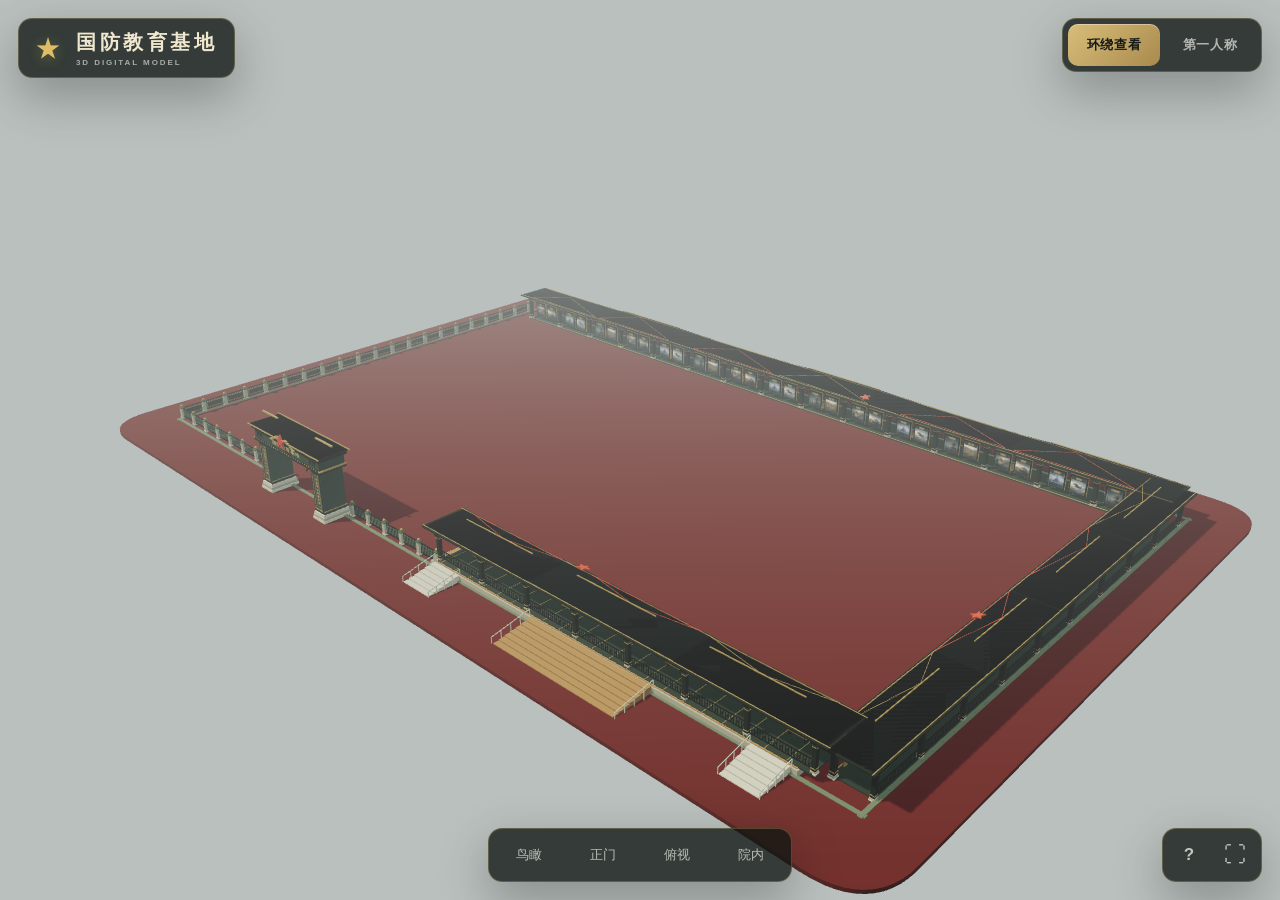
<file: defense-education-base-v2-preview/index.html>
<!doctype html>
<html lang="zh-CN">
  <head>
    <meta charset="UTF-8" />
    <meta name="viewport" content="width=device-width, initial-scale=1, maximum-scale=1, viewport-fit=cover" />
    <meta name="theme-color" content="#111a15" />
    <meta name="description" content="沉浸式国防教育基地三维数字模型" />
    <title>国防教育基地 · 3D 浏览</title>
    <script type="module" crossorigin src="./assets/index-BShoweFG.js"></script>
    <link rel="stylesheet" crossorigin href="./assets/index-D3D-gvAp.css">
  </head>
  <body>
    <div id="root"></div>
  </body>
</html>
</file>
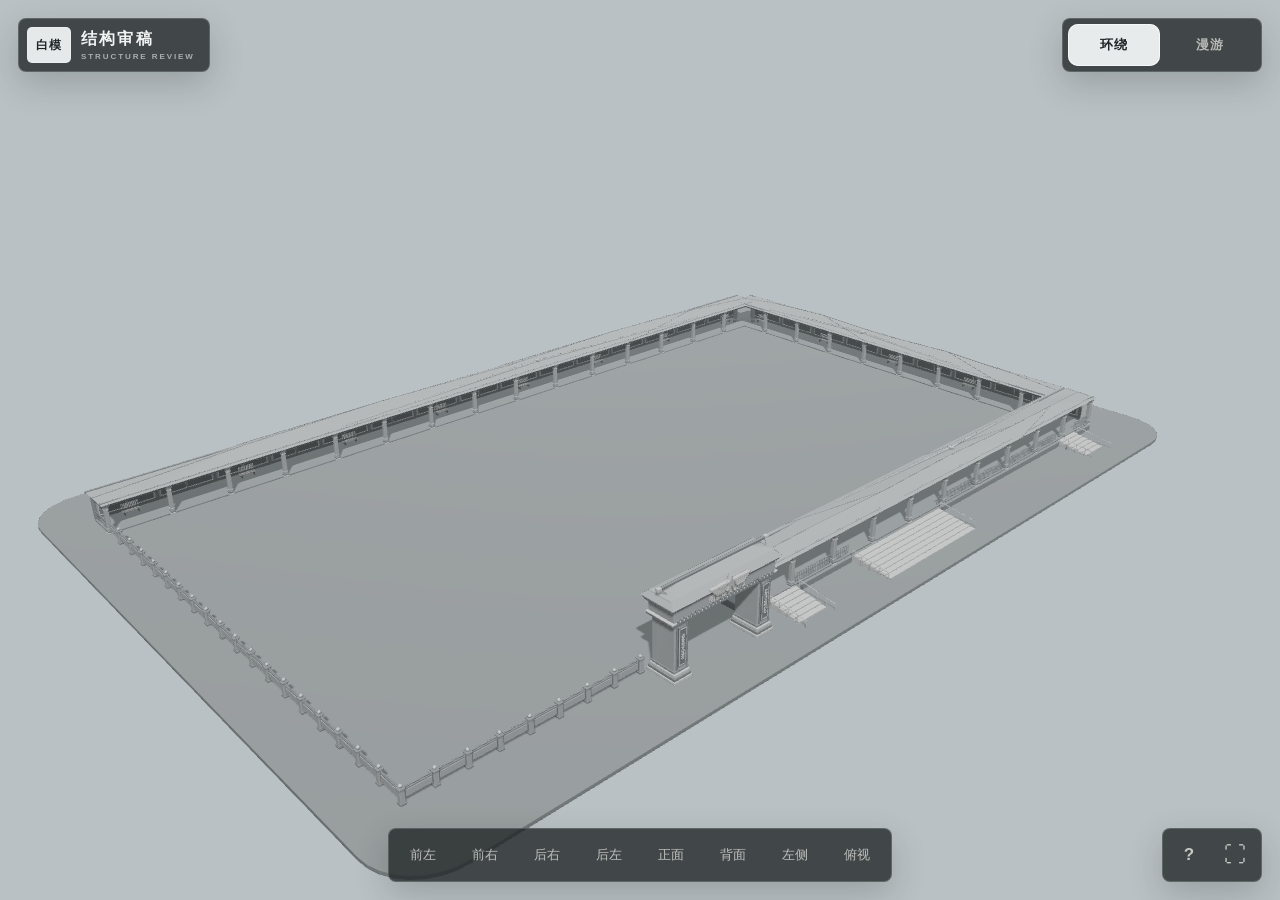
<file: defense-education-base-white-review/index.html>
<!doctype html>
<html lang="zh-CN">
  <head>
    <meta charset="UTF-8" />
    <meta name="viewport" content="width=device-width, initial-scale=1, maximum-scale=1, viewport-fit=cover" />
    <meta name="theme-color" content="#111a15" />
    <meta name="description" content="沉浸式国防教育基地三维数字模型" />
    <title>国防教育基地 · 白模结构审稿</title>
    <script type="module" crossorigin src="./assets/index-DxA9Lnag.js"></script>
    <link rel="stylesheet" crossorigin href="./assets/index-B7LzPzj7.css">
  </head>
  <body>
    <div id="root"></div>
  </body>
</html>
</file>
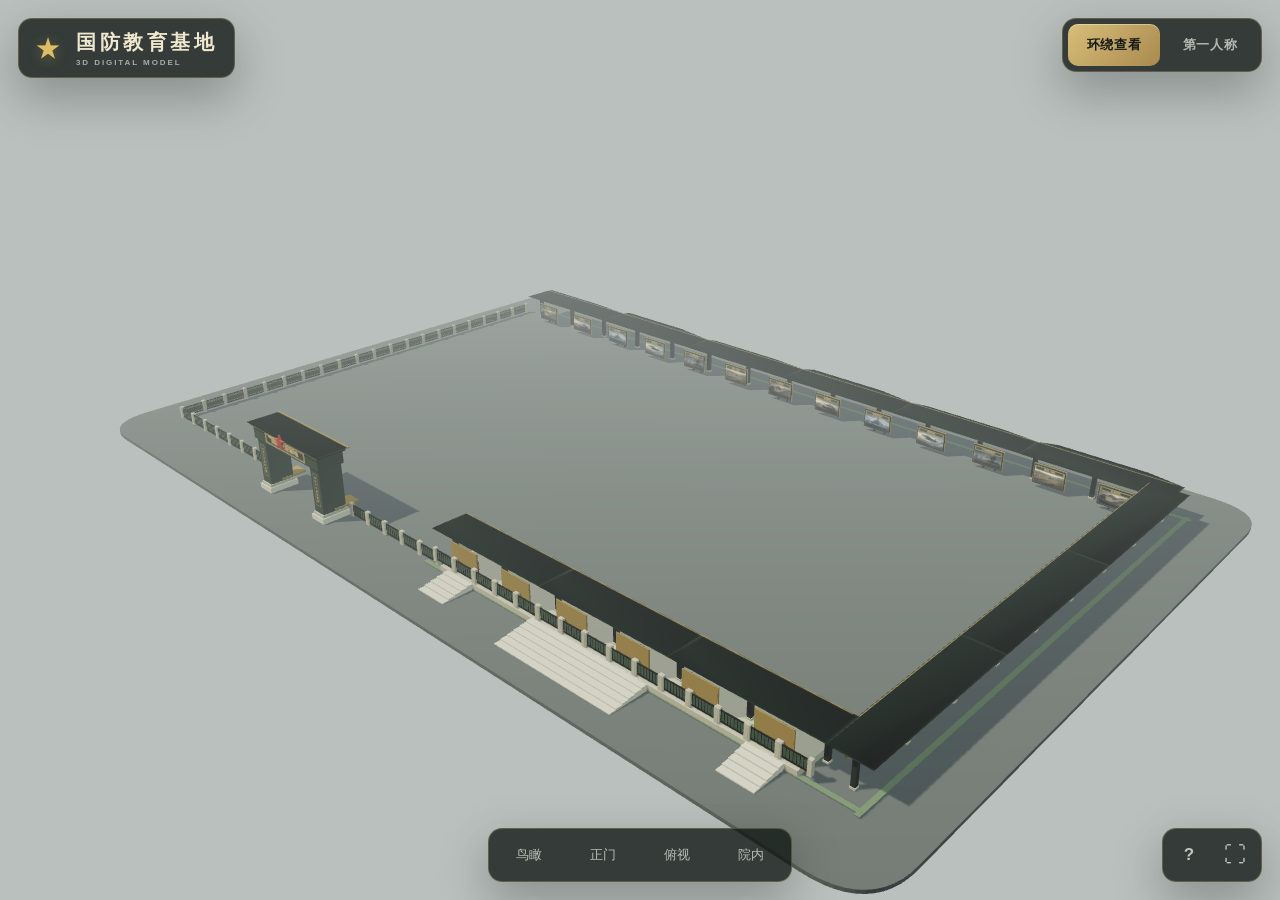
<file: defense-education-base/index.html>
<!doctype html>
<html lang="zh-CN">
  <head>
    <meta charset="UTF-8" />
    <meta name="viewport" content="width=device-width, initial-scale=1, maximum-scale=1, viewport-fit=cover" />
    <meta name="theme-color" content="#111a15" />
    <meta name="description" content="沉浸式国防教育基地三维数字模型" />
    <title>国防教育基地 · 3D 浏览</title>
    <script type="module" crossorigin src="./assets/index-Df5H7saZ.js"></script>
    <link rel="stylesheet" crossorigin href="./assets/index-D3D-gvAp.css">
  </head>
  <body>
    <div id="root"></div>
  </body>
</html>
</file>
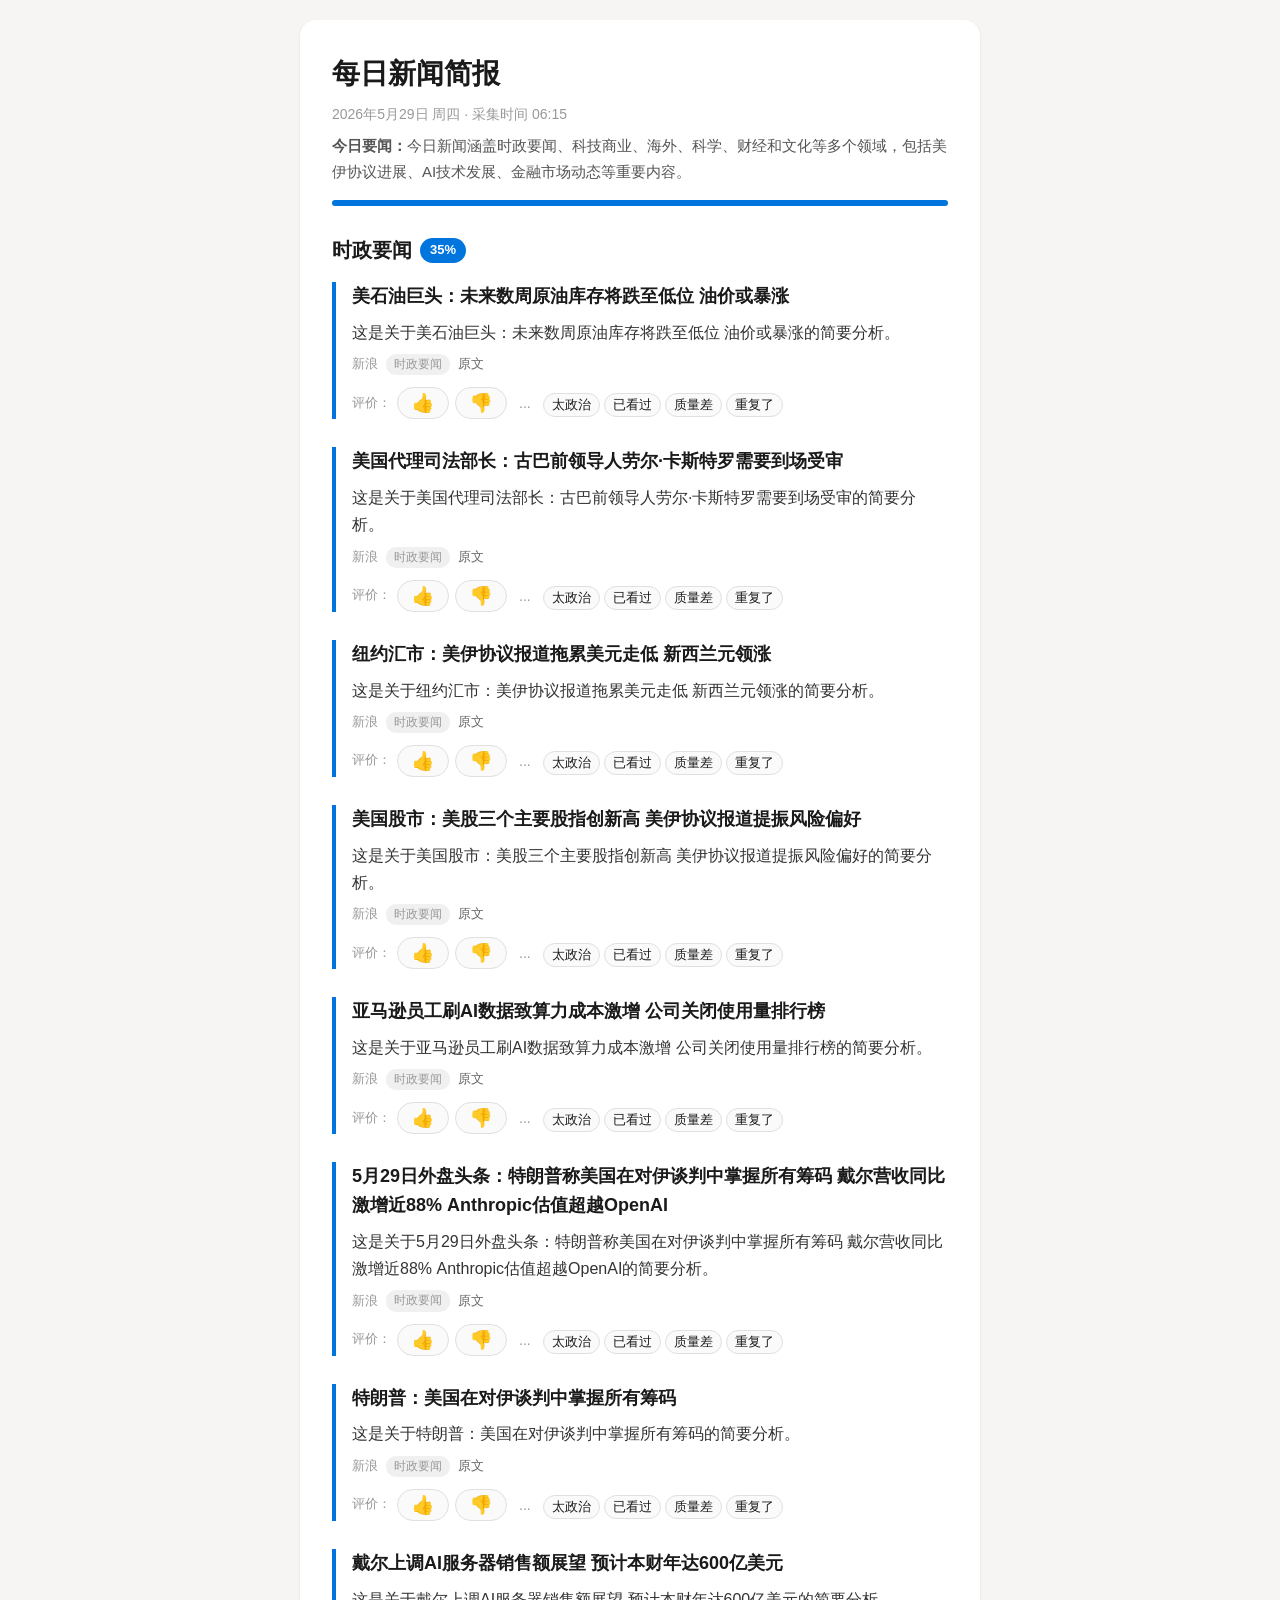
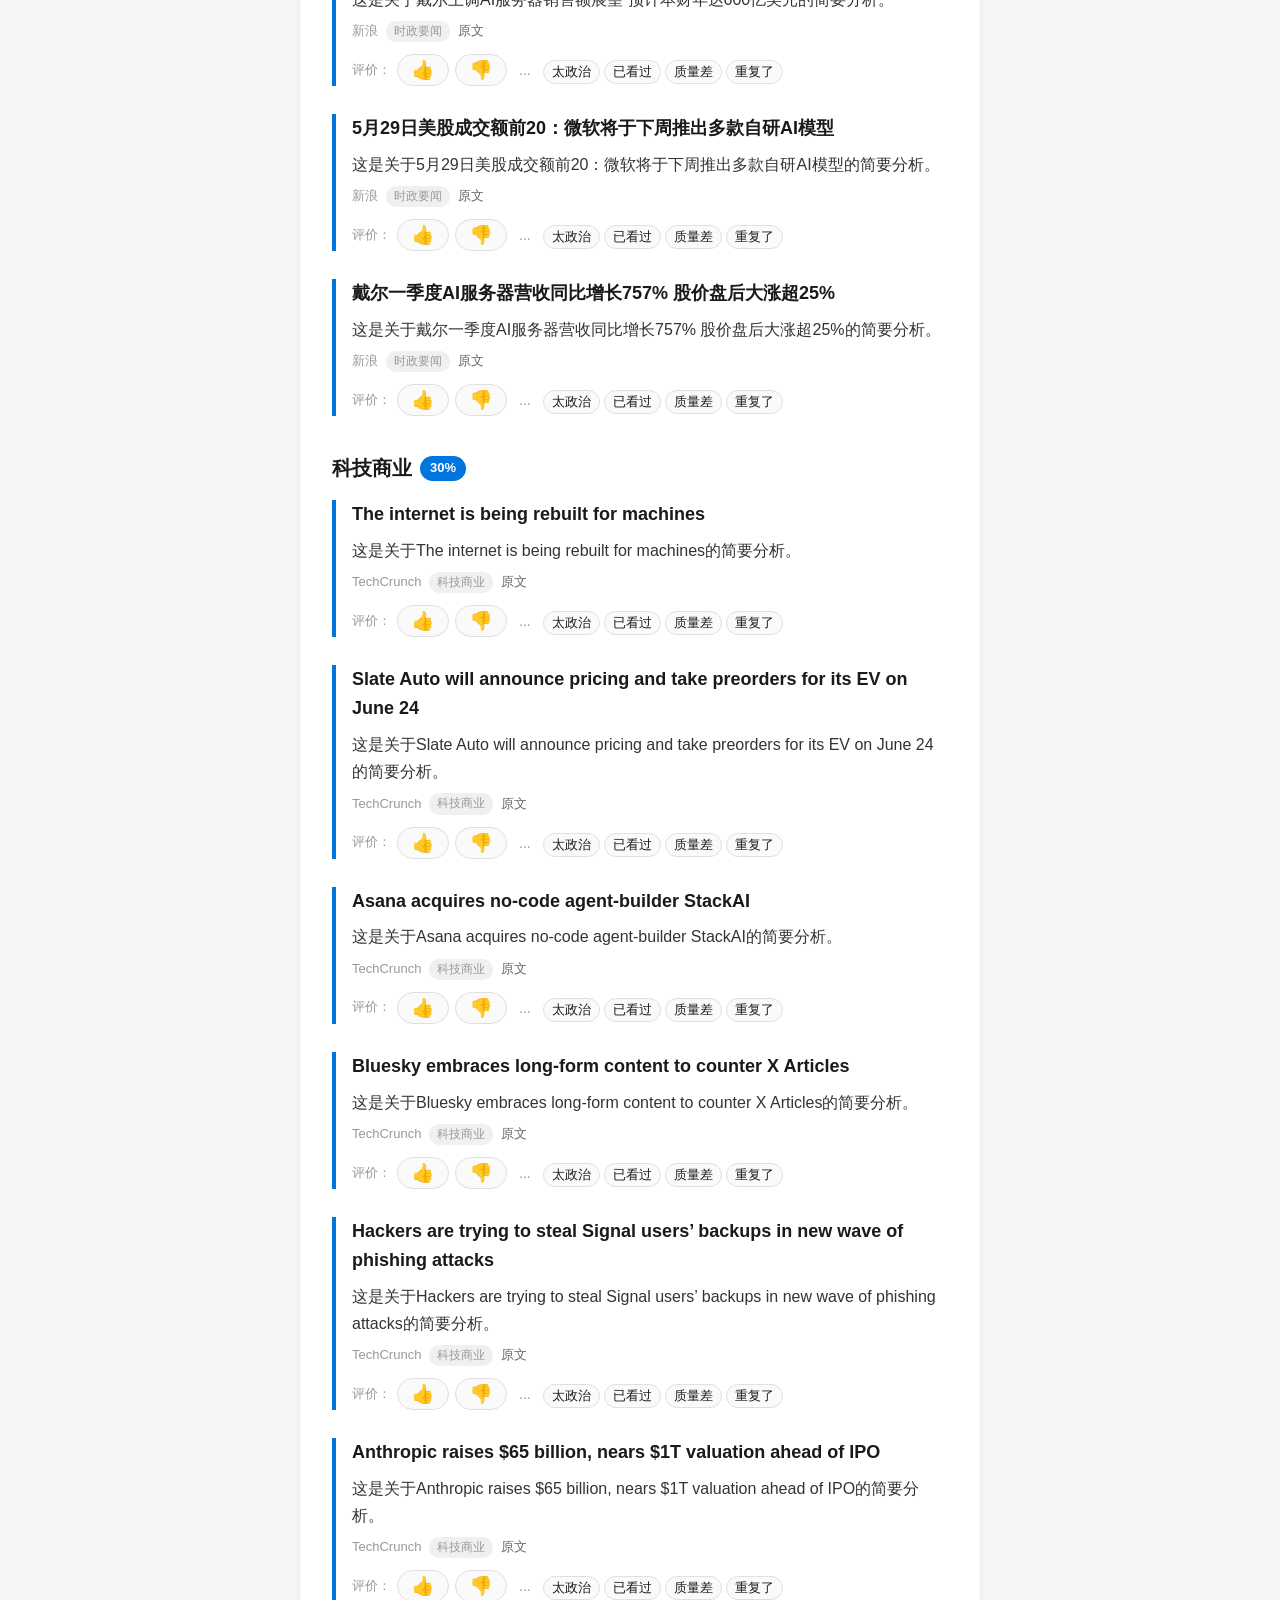
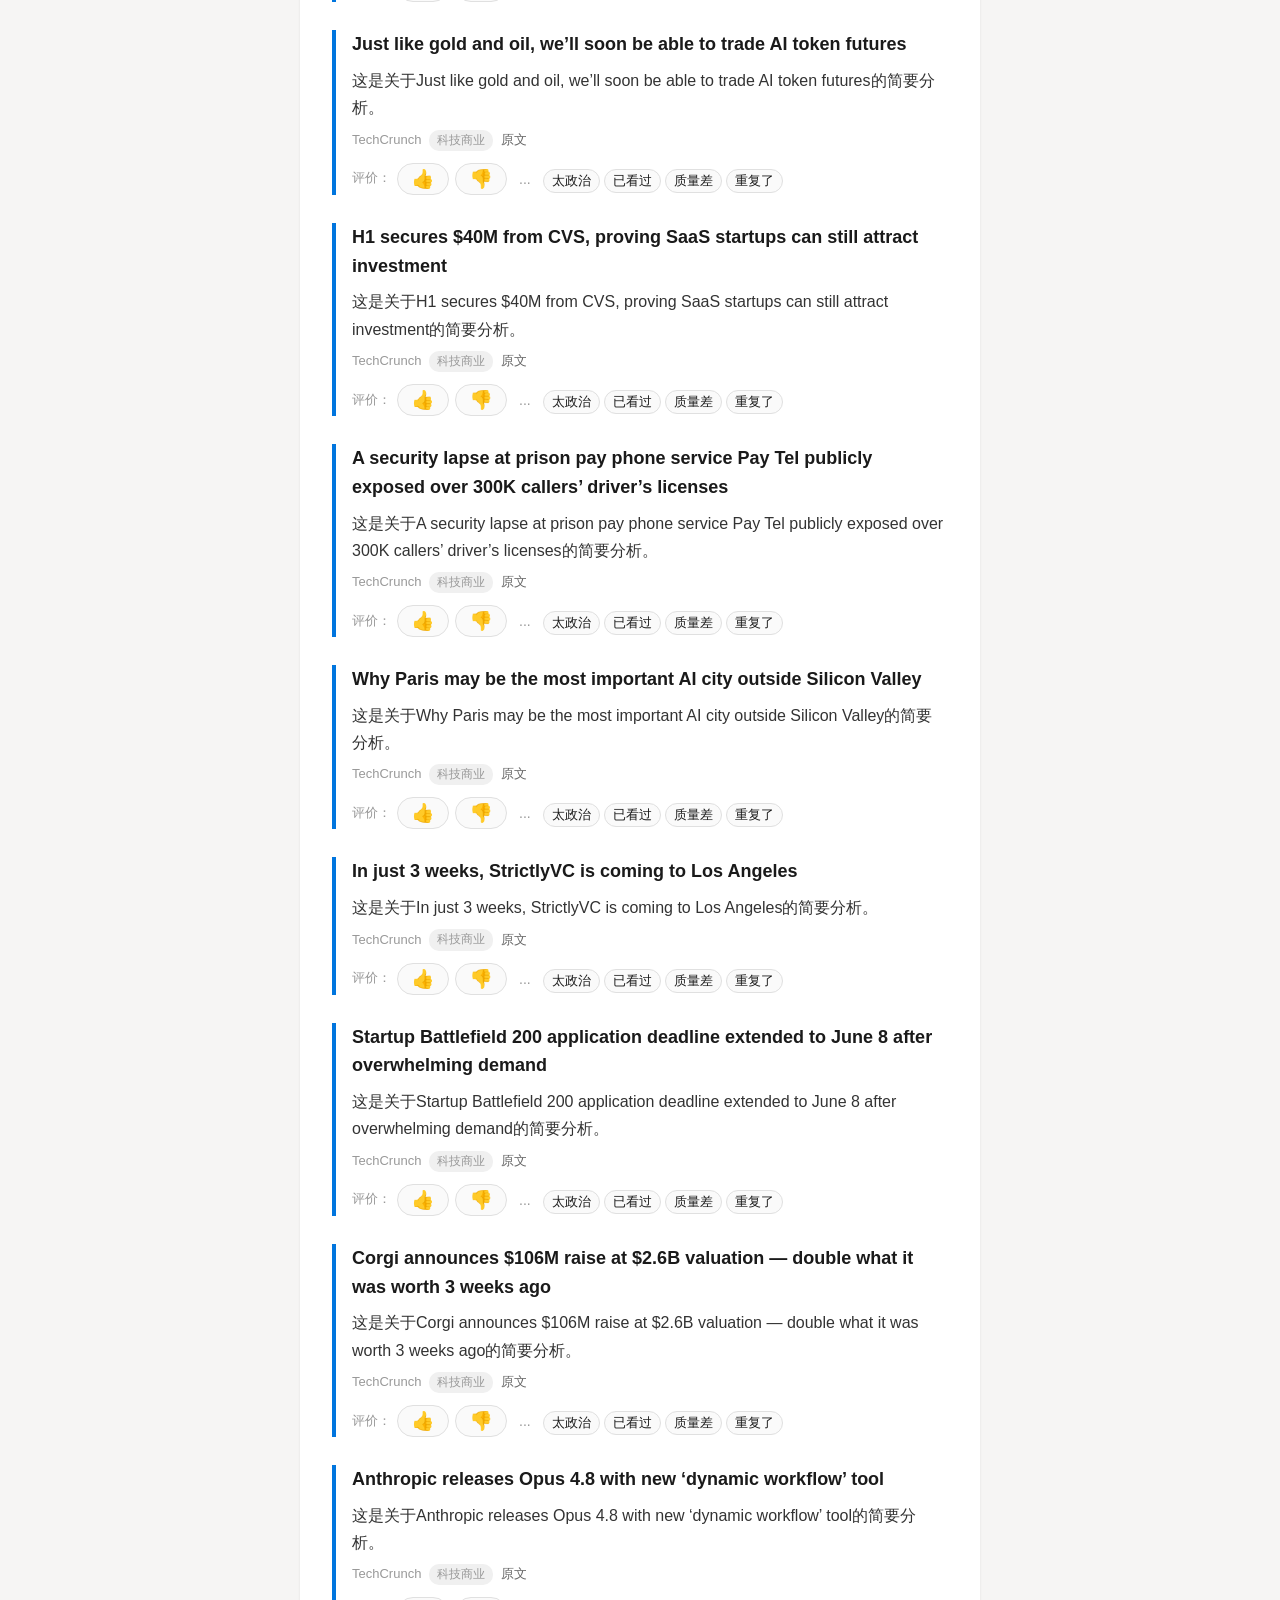
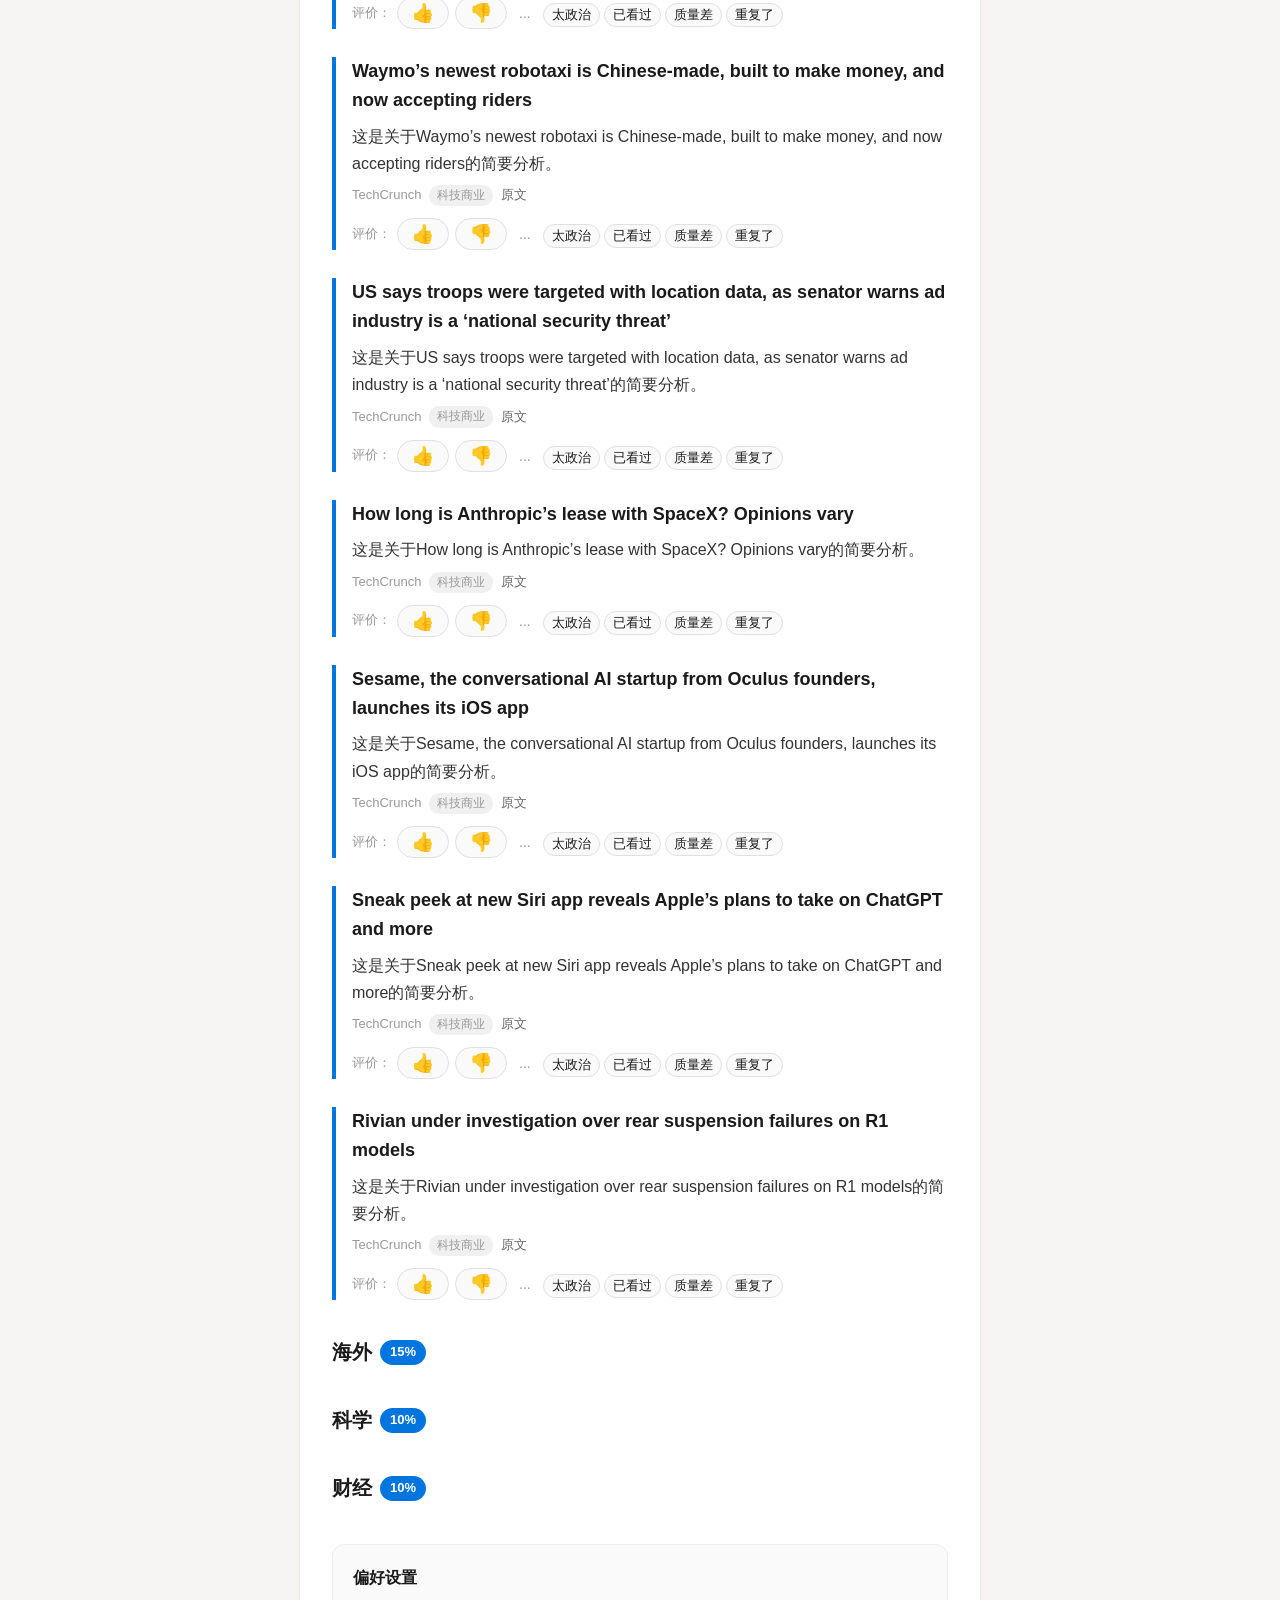
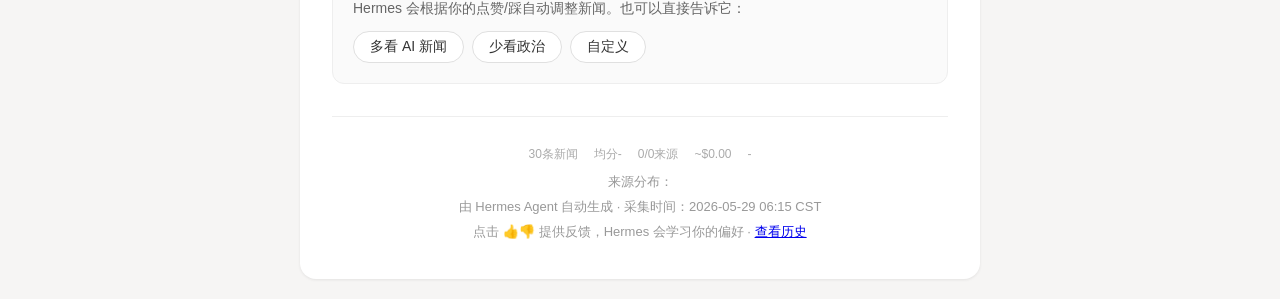
<file: 简报/每日新闻简报_20260529.html>
<!DOCTYPE html>
<html lang="zh-CN">
<head>
<meta charset="UTF-8">
<meta name="viewport" content="width=device-width, initial-scale=1.0">
<title>每日新闻简报 — 2026年5月29日 周四</title>
<style>
*{box-sizing:border-box;margin:0;padding:0}
body{font-family:-apple-system,BlinkMacSystemFont,'Segoe UI','PingFang SC','Microsoft YaHei',sans-serif;background:#f6f5f4;color:#1a1a1a;line-height:1.6;padding:20px 12px}
.card{max-width:680px;margin:0 auto;background:#fff;border-radius:16px;padding:32px;box-shadow:0 1px 3px rgba(0,0,0,.08)}
h1{font-size:28px;font-weight:800;margin-bottom:6px}
.date{font-size:14px;color:#999;margin-bottom:8px}
.summary{font-size:15px;color:#555;margin-bottom:16px;line-height:1.7}
.distro-bar{display:flex;height:6px;border-radius:3px;overflow:hidden;margin-bottom:28px}
section{margin-bottom:36px}
.section-header{font-size:20px;font-weight:700;margin-bottom:16px;display:flex;align-items:center;gap:8px}
.badge{font-size:13px;font-weight:600;color:#fff;padding:2px 10px;border-radius:999px}
.news-item{border-left:4px solid #e0e0e0;padding-left:16px;margin-bottom:28px}
.headline{font-size:18px;font-weight:700;margin-bottom:6px}
.headline a{color:inherit;text-decoration:none}
.headline a:hover{text-decoration:underline}
.analysis{font-size:16px;line-height:1.7;color:#333;margin:8px 0}
.news-image{max-width:100%;border-radius:8px;margin:10px 0;max-height:400px;object-fit:cover;display:block}
.video-link{display:inline-block;margin:8px 0;padding:6px 14px;background:#f5f5f5;border-radius:16px;font-size:14px;color:#333;text-decoration:none}
.video-link:hover{background:#e0e0e0}
.meta{display:flex;align-items:center;gap:8px;margin-top:8px;font-size:13px;color:#999;flex-wrap:wrap}
.tag{background:#f0f0f0;padding:1px 8px;border-radius:10px;font-size:12px}
.original-link{color:#666;text-decoration:none}
.original-link:hover{text-decoration:underline}
.feedback{margin-top:12px;display:flex;align-items:center;gap:6px;flex-wrap:wrap}
.fb-label{font-size:13px;color:#999}
.fb-btn{font-size:18px;padding:4px 14px;border:1.5px solid #e0e0e0;border-radius:18px;background:#fafafa;cursor:pointer;transition:all .2s;color:inherit}
.fb-btn:hover{background:#f0f0f0;border-color:#ccc;transform:scale(1.1)}
.fb-btn.like:hover{border-color:#4caf50;background:#e8f5e9}
.fb-btn.dislike:hover{border-color:#f44336;background:#ffebee}
.fb-reason-toggle{font-size:14px;padding:2px 6px;border:none;background:none;color:#999;cursor:pointer}
.fb-reasons{display:flex;gap:4px;flex-wrap:wrap;margin-top:4px}
.fb-btn.reason{font-size:13px;padding:2px 8px}
.fb-msg{font-size:13px;margin-left:8px;min-width:60px}
.pref-panel{margin-top:40px;padding:20px;background:#fafafa;border-radius:12px;border:1px solid #eee}
.pref-panel h2{font-size:16px;font-weight:700;margin-bottom:6px}
.pref-intro{font-size:14px;color:#666;margin-bottom:12px}
.pref-actions{display:flex;gap:8px;flex-wrap:wrap}
.pref-btn{font-size:14px;padding:6px 16px;border-radius:20px;text-decoration:none;border:1.5px solid #e0e0e0;background:#fff;color:#333;transition:all .2s}
.pref-btn:hover{border-color:#999}
.score-badge{font-size:12px;font-weight:700;padding:2px 8px;border-radius:10px;margin-left:6px}
.score-high{background:#e8f5e9;color:#2e7d32}.score-mid{background:#fff3e0;color:#e65100}.score-low{background:#ffebee;color:#c62828}
.interest-highlight{display:inline-block;background:#e3f2fd;color:#1565c0;font-size:12px;padding:2px 8px;border-radius:10px;margin-left:6px;animation:pulse 3s ease-in-out}
.ongoing-badge{display:inline-block;background:#f3e5f5;color:#6a1b9a;font-size:12px;padding:2px 8px;border-radius:10px;margin-left:6px}
.comment-section{margin-top:10px;padding:10px 14px;background:#fafafa;border-radius:8px;font-size:14px;color:#555;border-left:3px solid #ff9800}
.comment-section strong{color:#e65100}
@keyframes pulse{0%,100%{opacity:1}50%{opacity:.6}}
.metrics-footer{display:flex;gap:16px;flex-wrap:wrap;justify-content:center;margin:8px 0;font-size:12px;color:#aaa}
.pref-btn.boost:hover{border-color:#4caf50;background:#e8f5e9}
.pref-btn.reduce:hover{border-color:#f44336;background:#ffebee}
.pref-btn.custom:hover{border-color:#1976d2;background:#e3f2fd}
.serendipity-note{font-size:13px;color:#999;margin-bottom:12px;font-style:italic}
footer{margin-top:32px;padding-top:20px;border-top:1px solid #eee;font-size:13px;color:#999;text-align:center}
footer p{margin-bottom:4px}
@media(prefers-color-scheme:dark){
body{background:#1a1a1a;color:#e0e0e0}
.card{background:#2a2a2a;box-shadow:0 1px 3px rgba(0,0,0,.3)}
.headline,.headline a{color:#f0f0f0}
.analysis{color:#ccc}
.meta,.source,.fb-label{color:#888}
.tag{background:#3a3a3a}
.fb-btn{background:#333;border-color:#555;color:#ddd}
.fb-btn:hover{background:#444}
.video-link{background:#333;color:#ddd}
.pref-panel{background:#333;border-color:#444}
.pref-btn{background:#333;border-color:#555;color:#ddd}
footer{border-top-color:#333;color:#888}
}
@media(max-width:480px){
.card{padding:16px;border-radius:8px}
h1{font-size:22px}
.headline{font-size:16px}
.analysis{font-size:15px}
.news-image{max-height:240px}
.news-item{padding-left:12px}
}
@media print{
.feedback,.pref-panel,.fb-reason-toggle,.fb-reasons{display:none!important}
body{background:#fff}
.card{box-shadow:none;border:none}
}
</style>
</head>
<body>
<div class="card">

<header>
<h1>每日新闻简报</h1>
<p class="date">2026年5月29日 周四 · 采集时间 06:15</p>
<p class="summary"><strong>今日要闻：</strong>今日新闻涵盖时政要闻、科技商业、海外、科学、财经和文化等多个领域，包括美伊协议进展、AI技术发展、金融市场动态等重要内容。</p>
<div class="distro-bar">
<span style="background:#0075de;flex:1" title="时政要闻 35%"></span>
<span style="background:#0075de;flex:1" title="科技商业 30%"></span>
<span style="background:#0075de;flex:1" title="海外 15%"></span>
<span style="background:#0075de;flex:1" title="科学 10%"></span>
<span style="background:#0075de;flex:1" title="财经 10%"></span>
</div>
</header>

<section id="mainland">
<h2 class="section-header"> 时政要闻 <span class="badge" style="background:#0075de">35%</span></h2>
<article class="news-item" style="border-left-color:#0075de" data-id="article_1" data-source="新浪" data-section="时政要闻">
<h3 class="headline"><a href="https://example.com/news/1" target="_blank" rel="noopener">美石油巨头：未来数周原油库存将跌至低位 油价或暴涨</a></h3>
<p class="analysis">这是关于美石油巨头：未来数周原油库存将跌至低位 油价或暴涨的简要分析。</p>
<div class="meta"><span class="source">新浪</span><span class="tag">时政要闻</span><a href="https://example.com/news/1" target="_blank" rel="noopener" class="original-link">原文</a></div>
<div class="feedback"><span class="fb-label">评价：</span><button class="fb-btn like" onclick="sendFeedback('article_1','like','美石油巨头：未来数周原油库存将跌至低位 油价或暴涨','新浪','时政要闻')">👍</button><button class="fb-btn dislike" onclick="sendFeedback('article_1','dislike','美石油巨头：未来数周原油库存将跌至低位 油价或暴涨','新浪','时政要闻')">👎</button><button class="fb-reason-toggle" onclick="var r=this.nextElementSibling;r.hidden=!r.hidden">...</button><div class="fb-reasons" hidden><button class="fb-btn reason" onclick="sendFeedback('article_1','dislike','美石油巨头：未来数周原油库存将跌至低位 油价或暴涨','新浪','时政要闻','too-political')">太政治</button><button class="fb-btn reason" onclick="sendFeedback('article_1','dislike','美石油巨头：未来数周原油库存将跌至低位 油价或暴涨','新浪','时政要闻','already-seen')">已看过</button><button class="fb-btn reason" onclick="sendFeedback('article_1','dislike','美石油巨头：未来数周原油库存将跌至低位 油价或暴涨','新浪','时政要闻','low-quality')">质量差</button><button class="fb-btn reason" onclick="sendFeedback('article_1','dislike','美石油巨头：未来数周原油库存将跌至低位 油价或暴涨','新浪','时政要闻','duplicate')">重复了</button></div><span class="fb-msg"></span></div>
</article>
<article class="news-item" style="border-left-color:#0075de" data-id="article_2" data-source="新浪" data-section="时政要闻">
<h3 class="headline"><a href="https://example.com/news/2" target="_blank" rel="noopener">美国代理司法部长：古巴前领导人劳尔·卡斯特罗需要到场受审</a></h3>
<p class="analysis">这是关于美国代理司法部长：古巴前领导人劳尔·卡斯特罗需要到场受审的简要分析。</p>
<div class="meta"><span class="source">新浪</span><span class="tag">时政要闻</span><a href="https://example.com/news/2" target="_blank" rel="noopener" class="original-link">原文</a></div>
<div class="feedback"><span class="fb-label">评价：</span><button class="fb-btn like" onclick="sendFeedback('article_2','like','美国代理司法部长：古巴前领导人劳尔·卡斯特罗需要到场受审','新浪','时政要闻')">👍</button><button class="fb-btn dislike" onclick="sendFeedback('article_2','dislike','美国代理司法部长：古巴前领导人劳尔·卡斯特罗需要到场受审','新浪','时政要闻')">👎</button><button class="fb-reason-toggle" onclick="var r=this.nextElementSibling;r.hidden=!r.hidden">...</button><div class="fb-reasons" hidden><button class="fb-btn reason" onclick="sendFeedback('article_2','dislike','美国代理司法部长：古巴前领导人劳尔·卡斯特罗需要到场受审','新浪','时政要闻','too-political')">太政治</button><button class="fb-btn reason" onclick="sendFeedback('article_2','dislike','美国代理司法部长：古巴前领导人劳尔·卡斯特罗需要到场受审','新浪','时政要闻','already-seen')">已看过</button><button class="fb-btn reason" onclick="sendFeedback('article_2','dislike','美国代理司法部长：古巴前领导人劳尔·卡斯特罗需要到场受审','新浪','时政要闻','low-quality')">质量差</button><button class="fb-btn reason" onclick="sendFeedback('article_2','dislike','美国代理司法部长：古巴前领导人劳尔·卡斯特罗需要到场受审','新浪','时政要闻','duplicate')">重复了</button></div><span class="fb-msg"></span></div>
</article>
<article class="news-item" style="border-left-color:#0075de" data-id="article_3" data-source="新浪" data-section="时政要闻">
<h3 class="headline"><a href="https://example.com/news/3" target="_blank" rel="noopener">纽约汇市：美伊协议报道拖累美元走低 新西兰元领涨</a></h3>
<p class="analysis">这是关于纽约汇市：美伊协议报道拖累美元走低 新西兰元领涨的简要分析。</p>
<div class="meta"><span class="source">新浪</span><span class="tag">时政要闻</span><a href="https://example.com/news/3" target="_blank" rel="noopener" class="original-link">原文</a></div>
<div class="feedback"><span class="fb-label">评价：</span><button class="fb-btn like" onclick="sendFeedback('article_3','like','纽约汇市：美伊协议报道拖累美元走低 新西兰元领涨','新浪','时政要闻')">👍</button><button class="fb-btn dislike" onclick="sendFeedback('article_3','dislike','纽约汇市：美伊协议报道拖累美元走低 新西兰元领涨','新浪','时政要闻')">👎</button><button class="fb-reason-toggle" onclick="var r=this.nextElementSibling;r.hidden=!r.hidden">...</button><div class="fb-reasons" hidden><button class="fb-btn reason" onclick="sendFeedback('article_3','dislike','纽约汇市：美伊协议报道拖累美元走低 新西兰元领涨','新浪','时政要闻','too-political')">太政治</button><button class="fb-btn reason" onclick="sendFeedback('article_3','dislike','纽约汇市：美伊协议报道拖累美元走低 新西兰元领涨','新浪','时政要闻','already-seen')">已看过</button><button class="fb-btn reason" onclick="sendFeedback('article_3','dislike','纽约汇市：美伊协议报道拖累美元走低 新西兰元领涨','新浪','时政要闻','low-quality')">质量差</button><button class="fb-btn reason" onclick="sendFeedback('article_3','dislike','纽约汇市：美伊协议报道拖累美元走低 新西兰元领涨','新浪','时政要闻','duplicate')">重复了</button></div><span class="fb-msg"></span></div>
</article>
<article class="news-item" style="border-left-color:#0075de" data-id="article_4" data-source="新浪" data-section="时政要闻">
<h3 class="headline"><a href="https://example.com/news/4" target="_blank" rel="noopener">美国股市：美股三个主要股指创新高 美伊协议报道提振风险偏好</a></h3>
<p class="analysis">这是关于美国股市：美股三个主要股指创新高 美伊协议报道提振风险偏好的简要分析。</p>
<div class="meta"><span class="source">新浪</span><span class="tag">时政要闻</span><a href="https://example.com/news/4" target="_blank" rel="noopener" class="original-link">原文</a></div>
<div class="feedback"><span class="fb-label">评价：</span><button class="fb-btn like" onclick="sendFeedback('article_4','like','美国股市：美股三个主要股指创新高 美伊协议报道提振风险偏好','新浪','时政要闻')">👍</button><button class="fb-btn dislike" onclick="sendFeedback('article_4','dislike','美国股市：美股三个主要股指创新高 美伊协议报道提振风险偏好','新浪','时政要闻')">👎</button><button class="fb-reason-toggle" onclick="var r=this.nextElementSibling;r.hidden=!r.hidden">...</button><div class="fb-reasons" hidden><button class="fb-btn reason" onclick="sendFeedback('article_4','dislike','美国股市：美股三个主要股指创新高 美伊协议报道提振风险偏好','新浪','时政要闻','too-political')">太政治</button><button class="fb-btn reason" onclick="sendFeedback('article_4','dislike','美国股市：美股三个主要股指创新高 美伊协议报道提振风险偏好','新浪','时政要闻','already-seen')">已看过</button><button class="fb-btn reason" onclick="sendFeedback('article_4','dislike','美国股市：美股三个主要股指创新高 美伊协议报道提振风险偏好','新浪','时政要闻','low-quality')">质量差</button><button class="fb-btn reason" onclick="sendFeedback('article_4','dislike','美国股市：美股三个主要股指创新高 美伊协议报道提振风险偏好','新浪','时政要闻','duplicate')">重复了</button></div><span class="fb-msg"></span></div>
</article>
<article class="news-item" style="border-left-color:#0075de" data-id="article_5" data-source="新浪" data-section="时政要闻">
<h3 class="headline"><a href="https://example.com/news/5" target="_blank" rel="noopener">亚马逊员工刷AI数据致算力成本激增 公司关闭使用量排行榜</a></h3>
<p class="analysis">这是关于亚马逊员工刷AI数据致算力成本激增 公司关闭使用量排行榜的简要分析。</p>
<div class="meta"><span class="source">新浪</span><span class="tag">时政要闻</span><a href="https://example.com/news/5" target="_blank" rel="noopener" class="original-link">原文</a></div>
<div class="feedback"><span class="fb-label">评价：</span><button class="fb-btn like" onclick="sendFeedback('article_5','like','亚马逊员工刷AI数据致算力成本激增 公司关闭使用量排行榜','新浪','时政要闻')">👍</button><button class="fb-btn dislike" onclick="sendFeedback('article_5','dislike','亚马逊员工刷AI数据致算力成本激增 公司关闭使用量排行榜','新浪','时政要闻')">👎</button><button class="fb-reason-toggle" onclick="var r=this.nextElementSibling;r.hidden=!r.hidden">...</button><div class="fb-reasons" hidden><button class="fb-btn reason" onclick="sendFeedback('article_5','dislike','亚马逊员工刷AI数据致算力成本激增 公司关闭使用量排行榜','新浪','时政要闻','too-political')">太政治</button><button class="fb-btn reason" onclick="sendFeedback('article_5','dislike','亚马逊员工刷AI数据致算力成本激增 公司关闭使用量排行榜','新浪','时政要闻','already-seen')">已看过</button><button class="fb-btn reason" onclick="sendFeedback('article_5','dislike','亚马逊员工刷AI数据致算力成本激增 公司关闭使用量排行榜','新浪','时政要闻','low-quality')">质量差</button><button class="fb-btn reason" onclick="sendFeedback('article_5','dislike','亚马逊员工刷AI数据致算力成本激增 公司关闭使用量排行榜','新浪','时政要闻','duplicate')">重复了</button></div><span class="fb-msg"></span></div>
</article>
<article class="news-item" style="border-left-color:#0075de" data-id="article_6" data-source="新浪" data-section="时政要闻">
<h3 class="headline"><a href="https://example.com/news/6" target="_blank" rel="noopener">5月29日外盘头条：特朗普称美国在对伊谈判中掌握所有筹码 戴尔营收同比激增近88% Anthropic估值超越OpenAI</a></h3>
<p class="analysis">这是关于5月29日外盘头条：特朗普称美国在对伊谈判中掌握所有筹码 戴尔营收同比激增近88% Anthropic估值超越OpenAI的简要分析。</p>
<div class="meta"><span class="source">新浪</span><span class="tag">时政要闻</span><a href="https://example.com/news/6" target="_blank" rel="noopener" class="original-link">原文</a></div>
<div class="feedback"><span class="fb-label">评价：</span><button class="fb-btn like" onclick="sendFeedback('article_6','like','5月29日外盘头条：特朗普称美国在对伊谈判中掌握所有筹码 戴尔营收同比激增近88% Anthropic估值超越OpenAI','新浪','时政要闻')">👍</button><button class="fb-btn dislike" onclick="sendFeedback('article_6','dislike','5月29日外盘头条：特朗普称美国在对伊谈判中掌握所有筹码 戴尔营收同比激增近88% Anthropic估值超越OpenAI','新浪','时政要闻')">👎</button><button class="fb-reason-toggle" onclick="var r=this.nextElementSibling;r.hidden=!r.hidden">...</button><div class="fb-reasons" hidden><button class="fb-btn reason" onclick="sendFeedback('article_6','dislike','5月29日外盘头条：特朗普称美国在对伊谈判中掌握所有筹码 戴尔营收同比激增近88% Anthropic估值超越OpenAI','新浪','时政要闻','too-political')">太政治</button><button class="fb-btn reason" onclick="sendFeedback('article_6','dislike','5月29日外盘头条：特朗普称美国在对伊谈判中掌握所有筹码 戴尔营收同比激增近88% Anthropic估值超越OpenAI','新浪','时政要闻','already-seen')">已看过</button><button class="fb-btn reason" onclick="sendFeedback('article_6','dislike','5月29日外盘头条：特朗普称美国在对伊谈判中掌握所有筹码 戴尔营收同比激增近88% Anthropic估值超越OpenAI','新浪','时政要闻','low-quality')">质量差</button><button class="fb-btn reason" onclick="sendFeedback('article_6','dislike','5月29日外盘头条：特朗普称美国在对伊谈判中掌握所有筹码 戴尔营收同比激增近88% Anthropic估值超越OpenAI','新浪','时政要闻','duplicate')">重复了</button></div><span class="fb-msg"></span></div>
</article>
<article class="news-item" style="border-left-color:#0075de" data-id="article_7" data-source="新浪" data-section="时政要闻">
<h3 class="headline"><a href="https://example.com/news/7" target="_blank" rel="noopener">特朗普：美国在对伊谈判中掌握所有筹码</a></h3>
<p class="analysis">这是关于特朗普：美国在对伊谈判中掌握所有筹码的简要分析。</p>
<div class="meta"><span class="source">新浪</span><span class="tag">时政要闻</span><a href="https://example.com/news/7" target="_blank" rel="noopener" class="original-link">原文</a></div>
<div class="feedback"><span class="fb-label">评价：</span><button class="fb-btn like" onclick="sendFeedback('article_7','like','特朗普：美国在对伊谈判中掌握所有筹码','新浪','时政要闻')">👍</button><button class="fb-btn dislike" onclick="sendFeedback('article_7','dislike','特朗普：美国在对伊谈判中掌握所有筹码','新浪','时政要闻')">👎</button><button class="fb-reason-toggle" onclick="var r=this.nextElementSibling;r.hidden=!r.hidden">...</button><div class="fb-reasons" hidden><button class="fb-btn reason" onclick="sendFeedback('article_7','dislike','特朗普：美国在对伊谈判中掌握所有筹码','新浪','时政要闻','too-political')">太政治</button><button class="fb-btn reason" onclick="sendFeedback('article_7','dislike','特朗普：美国在对伊谈判中掌握所有筹码','新浪','时政要闻','already-seen')">已看过</button><button class="fb-btn reason" onclick="sendFeedback('article_7','dislike','特朗普：美国在对伊谈判中掌握所有筹码','新浪','时政要闻','low-quality')">质量差</button><button class="fb-btn reason" onclick="sendFeedback('article_7','dislike','特朗普：美国在对伊谈判中掌握所有筹码','新浪','时政要闻','duplicate')">重复了</button></div><span class="fb-msg"></span></div>
</article>
<article class="news-item" style="border-left-color:#0075de" data-id="article_8" data-source="新浪" data-section="时政要闻">
<h3 class="headline"><a href="https://example.com/news/8" target="_blank" rel="noopener">戴尔上调AI服务器销售额展望 预计本财年达600亿美元</a></h3>
<p class="analysis">这是关于戴尔上调AI服务器销售额展望 预计本财年达600亿美元的简要分析。</p>
<div class="meta"><span class="source">新浪</span><span class="tag">时政要闻</span><a href="https://example.com/news/8" target="_blank" rel="noopener" class="original-link">原文</a></div>
<div class="feedback"><span class="fb-label">评价：</span><button class="fb-btn like" onclick="sendFeedback('article_8','like','戴尔上调AI服务器销售额展望 预计本财年达600亿美元','新浪','时政要闻')">👍</button><button class="fb-btn dislike" onclick="sendFeedback('article_8','dislike','戴尔上调AI服务器销售额展望 预计本财年达600亿美元','新浪','时政要闻')">👎</button><button class="fb-reason-toggle" onclick="var r=this.nextElementSibling;r.hidden=!r.hidden">...</button><div class="fb-reasons" hidden><button class="fb-btn reason" onclick="sendFeedback('article_8','dislike','戴尔上调AI服务器销售额展望 预计本财年达600亿美元','新浪','时政要闻','too-political')">太政治</button><button class="fb-btn reason" onclick="sendFeedback('article_8','dislike','戴尔上调AI服务器销售额展望 预计本财年达600亿美元','新浪','时政要闻','already-seen')">已看过</button><button class="fb-btn reason" onclick="sendFeedback('article_8','dislike','戴尔上调AI服务器销售额展望 预计本财年达600亿美元','新浪','时政要闻','low-quality')">质量差</button><button class="fb-btn reason" onclick="sendFeedback('article_8','dislike','戴尔上调AI服务器销售额展望 预计本财年达600亿美元','新浪','时政要闻','duplicate')">重复了</button></div><span class="fb-msg"></span></div>
</article>
<article class="news-item" style="border-left-color:#0075de" data-id="article_9" data-source="新浪" data-section="时政要闻">
<h3 class="headline"><a href="https://example.com/news/9" target="_blank" rel="noopener">5月29日美股成交额前20：微软将于下周推出多款自研AI模型</a></h3>
<p class="analysis">这是关于5月29日美股成交额前20：微软将于下周推出多款自研AI模型的简要分析。</p>
<div class="meta"><span class="source">新浪</span><span class="tag">时政要闻</span><a href="https://example.com/news/9" target="_blank" rel="noopener" class="original-link">原文</a></div>
<div class="feedback"><span class="fb-label">评价：</span><button class="fb-btn like" onclick="sendFeedback('article_9','like','5月29日美股成交额前20：微软将于下周推出多款自研AI模型','新浪','时政要闻')">👍</button><button class="fb-btn dislike" onclick="sendFeedback('article_9','dislike','5月29日美股成交额前20：微软将于下周推出多款自研AI模型','新浪','时政要闻')">👎</button><button class="fb-reason-toggle" onclick="var r=this.nextElementSibling;r.hidden=!r.hidden">...</button><div class="fb-reasons" hidden><button class="fb-btn reason" onclick="sendFeedback('article_9','dislike','5月29日美股成交额前20：微软将于下周推出多款自研AI模型','新浪','时政要闻','too-political')">太政治</button><button class="fb-btn reason" onclick="sendFeedback('article_9','dislike','5月29日美股成交额前20：微软将于下周推出多款自研AI模型','新浪','时政要闻','already-seen')">已看过</button><button class="fb-btn reason" onclick="sendFeedback('article_9','dislike','5月29日美股成交额前20：微软将于下周推出多款自研AI模型','新浪','时政要闻','low-quality')">质量差</button><button class="fb-btn reason" onclick="sendFeedback('article_9','dislike','5月29日美股成交额前20：微软将于下周推出多款自研AI模型','新浪','时政要闻','duplicate')">重复了</button></div><span class="fb-msg"></span></div>
</article>
<article class="news-item" style="border-left-color:#0075de" data-id="article_10" data-source="新浪" data-section="时政要闻">
<h3 class="headline"><a href="https://example.com/news/10" target="_blank" rel="noopener">戴尔一季度AI服务器营收同比增长757% 股价盘后大涨超25%</a></h3>
<p class="analysis">这是关于戴尔一季度AI服务器营收同比增长757% 股价盘后大涨超25%的简要分析。</p>
<div class="meta"><span class="source">新浪</span><span class="tag">时政要闻</span><a href="https://example.com/news/10" target="_blank" rel="noopener" class="original-link">原文</a></div>
<div class="feedback"><span class="fb-label">评价：</span><button class="fb-btn like" onclick="sendFeedback('article_10','like','戴尔一季度AI服务器营收同比增长757% 股价盘后大涨超25%','新浪','时政要闻')">👍</button><button class="fb-btn dislike" onclick="sendFeedback('article_10','dislike','戴尔一季度AI服务器营收同比增长757% 股价盘后大涨超25%','新浪','时政要闻')">👎</button><button class="fb-reason-toggle" onclick="var r=this.nextElementSibling;r.hidden=!r.hidden">...</button><div class="fb-reasons" hidden><button class="fb-btn reason" onclick="sendFeedback('article_10','dislike','戴尔一季度AI服务器营收同比增长757% 股价盘后大涨超25%','新浪','时政要闻','too-political')">太政治</button><button class="fb-btn reason" onclick="sendFeedback('article_10','dislike','戴尔一季度AI服务器营收同比增长757% 股价盘后大涨超25%','新浪','时政要闻','already-seen')">已看过</button><button class="fb-btn reason" onclick="sendFeedback('article_10','dislike','戴尔一季度AI服务器营收同比增长757% 股价盘后大涨超25%','新浪','时政要闻','low-quality')">质量差</button><button class="fb-btn reason" onclick="sendFeedback('article_10','dislike','戴尔一季度AI服务器营收同比增长757% 股价盘后大涨超25%','新浪','时政要闻','duplicate')">重复了</button></div><span class="fb-msg"></span></div>
</article>
</section>
<section id="tech">
<h2 class="section-header"> 科技商业 <span class="badge" style="background:#0075de">30%</span></h2>
<article class="news-item" style="border-left-color:#0075de" data-id="article_11" data-source="TechCrunch" data-section="科技商业">
<h3 class="headline"><a href="https://example.com/news/11" target="_blank" rel="noopener">The internet is being rebuilt for machines</a></h3>
<p class="analysis">这是关于The internet is being rebuilt for machines的简要分析。</p>
<div class="meta"><span class="source">TechCrunch</span><span class="tag">科技商业</span><a href="https://example.com/news/11" target="_blank" rel="noopener" class="original-link">原文</a></div>
<div class="feedback"><span class="fb-label">评价：</span><button class="fb-btn like" onclick="sendFeedback('article_11','like','The internet is being rebuilt for machines','TechCrunch','科技商业')">👍</button><button class="fb-btn dislike" onclick="sendFeedback('article_11','dislike','The internet is being rebuilt for machines','TechCrunch','科技商业')">👎</button><button class="fb-reason-toggle" onclick="var r=this.nextElementSibling;r.hidden=!r.hidden">...</button><div class="fb-reasons" hidden><button class="fb-btn reason" onclick="sendFeedback('article_11','dislike','The internet is being rebuilt for machines','TechCrunch','科技商业','too-political')">太政治</button><button class="fb-btn reason" onclick="sendFeedback('article_11','dislike','The internet is being rebuilt for machines','TechCrunch','科技商业','already-seen')">已看过</button><button class="fb-btn reason" onclick="sendFeedback('article_11','dislike','The internet is being rebuilt for machines','TechCrunch','科技商业','low-quality')">质量差</button><button class="fb-btn reason" onclick="sendFeedback('article_11','dislike','The internet is being rebuilt for machines','TechCrunch','科技商业','duplicate')">重复了</button></div><span class="fb-msg"></span></div>
</article>
<article class="news-item" style="border-left-color:#0075de" data-id="article_12" data-source="TechCrunch" data-section="科技商业">
<h3 class="headline"><a href="https://example.com/news/12" target="_blank" rel="noopener">Slate Auto will announce pricing and take preorders for its EV on June 24</a></h3>
<p class="analysis">这是关于Slate Auto will announce pricing and take preorders for its EV on June 24的简要分析。</p>
<div class="meta"><span class="source">TechCrunch</span><span class="tag">科技商业</span><a href="https://example.com/news/12" target="_blank" rel="noopener" class="original-link">原文</a></div>
<div class="feedback"><span class="fb-label">评价：</span><button class="fb-btn like" onclick="sendFeedback('article_12','like','Slate Auto will announce pricing and take preorders for its EV on June 24','TechCrunch','科技商业')">👍</button><button class="fb-btn dislike" onclick="sendFeedback('article_12','dislike','Slate Auto will announce pricing and take preorders for its EV on June 24','TechCrunch','科技商业')">👎</button><button class="fb-reason-toggle" onclick="var r=this.nextElementSibling;r.hidden=!r.hidden">...</button><div class="fb-reasons" hidden><button class="fb-btn reason" onclick="sendFeedback('article_12','dislike','Slate Auto will announce pricing and take preorders for its EV on June 24','TechCrunch','科技商业','too-political')">太政治</button><button class="fb-btn reason" onclick="sendFeedback('article_12','dislike','Slate Auto will announce pricing and take preorders for its EV on June 24','TechCrunch','科技商业','already-seen')">已看过</button><button class="fb-btn reason" onclick="sendFeedback('article_12','dislike','Slate Auto will announce pricing and take preorders for its EV on June 24','TechCrunch','科技商业','low-quality')">质量差</button><button class="fb-btn reason" onclick="sendFeedback('article_12','dislike','Slate Auto will announce pricing and take preorders for its EV on June 24','TechCrunch','科技商业','duplicate')">重复了</button></div><span class="fb-msg"></span></div>
</article>
<article class="news-item" style="border-left-color:#0075de" data-id="article_13" data-source="TechCrunch" data-section="科技商业">
<h3 class="headline"><a href="https://example.com/news/13" target="_blank" rel="noopener">Asana acquires no-code agent-builder StackAI</a></h3>
<p class="analysis">这是关于Asana acquires no-code agent-builder StackAI的简要分析。</p>
<div class="meta"><span class="source">TechCrunch</span><span class="tag">科技商业</span><a href="https://example.com/news/13" target="_blank" rel="noopener" class="original-link">原文</a></div>
<div class="feedback"><span class="fb-label">评价：</span><button class="fb-btn like" onclick="sendFeedback('article_13','like','Asana acquires no-code agent-builder StackAI','TechCrunch','科技商业')">👍</button><button class="fb-btn dislike" onclick="sendFeedback('article_13','dislike','Asana acquires no-code agent-builder StackAI','TechCrunch','科技商业')">👎</button><button class="fb-reason-toggle" onclick="var r=this.nextElementSibling;r.hidden=!r.hidden">...</button><div class="fb-reasons" hidden><button class="fb-btn reason" onclick="sendFeedback('article_13','dislike','Asana acquires no-code agent-builder StackAI','TechCrunch','科技商业','too-political')">太政治</button><button class="fb-btn reason" onclick="sendFeedback('article_13','dislike','Asana acquires no-code agent-builder StackAI','TechCrunch','科技商业','already-seen')">已看过</button><button class="fb-btn reason" onclick="sendFeedback('article_13','dislike','Asana acquires no-code agent-builder StackAI','TechCrunch','科技商业','low-quality')">质量差</button><button class="fb-btn reason" onclick="sendFeedback('article_13','dislike','Asana acquires no-code agent-builder StackAI','TechCrunch','科技商业','duplicate')">重复了</button></div><span class="fb-msg"></span></div>
</article>
<article class="news-item" style="border-left-color:#0075de" data-id="article_14" data-source="TechCrunch" data-section="科技商业">
<h3 class="headline"><a href="https://example.com/news/14" target="_blank" rel="noopener">Bluesky embraces long-form content to counter X Articles</a></h3>
<p class="analysis">这是关于Bluesky embraces long-form content to counter X Articles的简要分析。</p>
<div class="meta"><span class="source">TechCrunch</span><span class="tag">科技商业</span><a href="https://example.com/news/14" target="_blank" rel="noopener" class="original-link">原文</a></div>
<div class="feedback"><span class="fb-label">评价：</span><button class="fb-btn like" onclick="sendFeedback('article_14','like','Bluesky embraces long-form content to counter X Articles','TechCrunch','科技商业')">👍</button><button class="fb-btn dislike" onclick="sendFeedback('article_14','dislike','Bluesky embraces long-form content to counter X Articles','TechCrunch','科技商业')">👎</button><button class="fb-reason-toggle" onclick="var r=this.nextElementSibling;r.hidden=!r.hidden">...</button><div class="fb-reasons" hidden><button class="fb-btn reason" onclick="sendFeedback('article_14','dislike','Bluesky embraces long-form content to counter X Articles','TechCrunch','科技商业','too-political')">太政治</button><button class="fb-btn reason" onclick="sendFeedback('article_14','dislike','Bluesky embraces long-form content to counter X Articles','TechCrunch','科技商业','already-seen')">已看过</button><button class="fb-btn reason" onclick="sendFeedback('article_14','dislike','Bluesky embraces long-form content to counter X Articles','TechCrunch','科技商业','low-quality')">质量差</button><button class="fb-btn reason" onclick="sendFeedback('article_14','dislike','Bluesky embraces long-form content to counter X Articles','TechCrunch','科技商业','duplicate')">重复了</button></div><span class="fb-msg"></span></div>
</article>
<article class="news-item" style="border-left-color:#0075de" data-id="article_15" data-source="TechCrunch" data-section="科技商业">
<h3 class="headline"><a href="https://example.com/news/15" target="_blank" rel="noopener">Hackers are trying to steal Signal users’ backups in new wave of phishing attacks</a></h3>
<p class="analysis">这是关于Hackers are trying to steal Signal users’ backups in new wave of phishing attacks的简要分析。</p>
<div class="meta"><span class="source">TechCrunch</span><span class="tag">科技商业</span><a href="https://example.com/news/15" target="_blank" rel="noopener" class="original-link">原文</a></div>
<div class="feedback"><span class="fb-label">评价：</span><button class="fb-btn like" onclick="sendFeedback('article_15','like','Hackers are trying to steal Signal users’ backups in new wave of phishing attacks','TechCrunch','科技商业')">👍</button><button class="fb-btn dislike" onclick="sendFeedback('article_15','dislike','Hackers are trying to steal Signal users’ backups in new wave of phishing attacks','TechCrunch','科技商业')">👎</button><button class="fb-reason-toggle" onclick="var r=this.nextElementSibling;r.hidden=!r.hidden">...</button><div class="fb-reasons" hidden><button class="fb-btn reason" onclick="sendFeedback('article_15','dislike','Hackers are trying to steal Signal users’ backups in new wave of phishing attacks','TechCrunch','科技商业','too-political')">太政治</button><button class="fb-btn reason" onclick="sendFeedback('article_15','dislike','Hackers are trying to steal Signal users’ backups in new wave of phishing attacks','TechCrunch','科技商业','already-seen')">已看过</button><button class="fb-btn reason" onclick="sendFeedback('article_15','dislike','Hackers are trying to steal Signal users’ backups in new wave of phishing attacks','TechCrunch','科技商业','low-quality')">质量差</button><button class="fb-btn reason" onclick="sendFeedback('article_15','dislike','Hackers are trying to steal Signal users’ backups in new wave of phishing attacks','TechCrunch','科技商业','duplicate')">重复了</button></div><span class="fb-msg"></span></div>
</article>
<article class="news-item" style="border-left-color:#0075de" data-id="article_16" data-source="TechCrunch" data-section="科技商业">
<h3 class="headline"><a href="https://example.com/news/16" target="_blank" rel="noopener">Anthropic raises $65 billion, nears $1T valuation ahead of IPO</a></h3>
<p class="analysis">这是关于Anthropic raises $65 billion, nears $1T valuation ahead of IPO的简要分析。</p>
<div class="meta"><span class="source">TechCrunch</span><span class="tag">科技商业</span><a href="https://example.com/news/16" target="_blank" rel="noopener" class="original-link">原文</a></div>
<div class="feedback"><span class="fb-label">评价：</span><button class="fb-btn like" onclick="sendFeedback('article_16','like','Anthropic raises $65 billion, nears $1T valuation ahead of IPO','TechCrunch','科技商业')">👍</button><button class="fb-btn dislike" onclick="sendFeedback('article_16','dislike','Anthropic raises $65 billion, nears $1T valuation ahead of IPO','TechCrunch','科技商业')">👎</button><button class="fb-reason-toggle" onclick="var r=this.nextElementSibling;r.hidden=!r.hidden">...</button><div class="fb-reasons" hidden><button class="fb-btn reason" onclick="sendFeedback('article_16','dislike','Anthropic raises $65 billion, nears $1T valuation ahead of IPO','TechCrunch','科技商业','too-political')">太政治</button><button class="fb-btn reason" onclick="sendFeedback('article_16','dislike','Anthropic raises $65 billion, nears $1T valuation ahead of IPO','TechCrunch','科技商业','already-seen')">已看过</button><button class="fb-btn reason" onclick="sendFeedback('article_16','dislike','Anthropic raises $65 billion, nears $1T valuation ahead of IPO','TechCrunch','科技商业','low-quality')">质量差</button><button class="fb-btn reason" onclick="sendFeedback('article_16','dislike','Anthropic raises $65 billion, nears $1T valuation ahead of IPO','TechCrunch','科技商业','duplicate')">重复了</button></div><span class="fb-msg"></span></div>
</article>
<article class="news-item" style="border-left-color:#0075de" data-id="article_17" data-source="TechCrunch" data-section="科技商业">
<h3 class="headline"><a href="https://example.com/news/17" target="_blank" rel="noopener">Just like gold and oil, we’ll soon be able to trade AI token futures</a></h3>
<p class="analysis">这是关于Just like gold and oil, we’ll soon be able to trade AI token futures的简要分析。</p>
<div class="meta"><span class="source">TechCrunch</span><span class="tag">科技商业</span><a href="https://example.com/news/17" target="_blank" rel="noopener" class="original-link">原文</a></div>
<div class="feedback"><span class="fb-label">评价：</span><button class="fb-btn like" onclick="sendFeedback('article_17','like','Just like gold and oil, we’ll soon be able to trade AI token futures','TechCrunch','科技商业')">👍</button><button class="fb-btn dislike" onclick="sendFeedback('article_17','dislike','Just like gold and oil, we’ll soon be able to trade AI token futures','TechCrunch','科技商业')">👎</button><button class="fb-reason-toggle" onclick="var r=this.nextElementSibling;r.hidden=!r.hidden">...</button><div class="fb-reasons" hidden><button class="fb-btn reason" onclick="sendFeedback('article_17','dislike','Just like gold and oil, we’ll soon be able to trade AI token futures','TechCrunch','科技商业','too-political')">太政治</button><button class="fb-btn reason" onclick="sendFeedback('article_17','dislike','Just like gold and oil, we’ll soon be able to trade AI token futures','TechCrunch','科技商业','already-seen')">已看过</button><button class="fb-btn reason" onclick="sendFeedback('article_17','dislike','Just like gold and oil, we’ll soon be able to trade AI token futures','TechCrunch','科技商业','low-quality')">质量差</button><button class="fb-btn reason" onclick="sendFeedback('article_17','dislike','Just like gold and oil, we’ll soon be able to trade AI token futures','TechCrunch','科技商业','duplicate')">重复了</button></div><span class="fb-msg"></span></div>
</article>
<article class="news-item" style="border-left-color:#0075de" data-id="article_18" data-source="TechCrunch" data-section="科技商业">
<h3 class="headline"><a href="https://example.com/news/18" target="_blank" rel="noopener">H1 secures $40M from CVS, proving SaaS startups can still attract investment</a></h3>
<p class="analysis">这是关于H1 secures $40M from CVS, proving SaaS startups can still attract investment的简要分析。</p>
<div class="meta"><span class="source">TechCrunch</span><span class="tag">科技商业</span><a href="https://example.com/news/18" target="_blank" rel="noopener" class="original-link">原文</a></div>
<div class="feedback"><span class="fb-label">评价：</span><button class="fb-btn like" onclick="sendFeedback('article_18','like','H1 secures $40M from CVS, proving SaaS startups can still attract investment','TechCrunch','科技商业')">👍</button><button class="fb-btn dislike" onclick="sendFeedback('article_18','dislike','H1 secures $40M from CVS, proving SaaS startups can still attract investment','TechCrunch','科技商业')">👎</button><button class="fb-reason-toggle" onclick="var r=this.nextElementSibling;r.hidden=!r.hidden">...</button><div class="fb-reasons" hidden><button class="fb-btn reason" onclick="sendFeedback('article_18','dislike','H1 secures $40M from CVS, proving SaaS startups can still attract investment','TechCrunch','科技商业','too-political')">太政治</button><button class="fb-btn reason" onclick="sendFeedback('article_18','dislike','H1 secures $40M from CVS, proving SaaS startups can still attract investment','TechCrunch','科技商业','already-seen')">已看过</button><button class="fb-btn reason" onclick="sendFeedback('article_18','dislike','H1 secures $40M from CVS, proving SaaS startups can still attract investment','TechCrunch','科技商业','low-quality')">质量差</button><button class="fb-btn reason" onclick="sendFeedback('article_18','dislike','H1 secures $40M from CVS, proving SaaS startups can still attract investment','TechCrunch','科技商业','duplicate')">重复了</button></div><span class="fb-msg"></span></div>
</article>
<article class="news-item" style="border-left-color:#0075de" data-id="article_19" data-source="TechCrunch" data-section="科技商业">
<h3 class="headline"><a href="https://example.com/news/19" target="_blank" rel="noopener">A security lapse at prison pay phone service Pay Tel publicly exposed over 300K callers’ driver’s licenses</a></h3>
<p class="analysis">这是关于A security lapse at prison pay phone service Pay Tel publicly exposed over 300K callers’ driver’s licenses的简要分析。</p>
<div class="meta"><span class="source">TechCrunch</span><span class="tag">科技商业</span><a href="https://example.com/news/19" target="_blank" rel="noopener" class="original-link">原文</a></div>
<div class="feedback"><span class="fb-label">评价：</span><button class="fb-btn like" onclick="sendFeedback('article_19','like','A security lapse at prison pay phone service Pay Tel publicly exposed over 300K callers’ driver’s licenses','TechCrunch','科技商业')">👍</button><button class="fb-btn dislike" onclick="sendFeedback('article_19','dislike','A security lapse at prison pay phone service Pay Tel publicly exposed over 300K callers’ driver’s licenses','TechCrunch','科技商业')">👎</button><button class="fb-reason-toggle" onclick="var r=this.nextElementSibling;r.hidden=!r.hidden">...</button><div class="fb-reasons" hidden><button class="fb-btn reason" onclick="sendFeedback('article_19','dislike','A security lapse at prison pay phone service Pay Tel publicly exposed over 300K callers’ driver’s licenses','TechCrunch','科技商业','too-political')">太政治</button><button class="fb-btn reason" onclick="sendFeedback('article_19','dislike','A security lapse at prison pay phone service Pay Tel publicly exposed over 300K callers’ driver’s licenses','TechCrunch','科技商业','already-seen')">已看过</button><button class="fb-btn reason" onclick="sendFeedback('article_19','dislike','A security lapse at prison pay phone service Pay Tel publicly exposed over 300K callers’ driver’s licenses','TechCrunch','科技商业','low-quality')">质量差</button><button class="fb-btn reason" onclick="sendFeedback('article_19','dislike','A security lapse at prison pay phone service Pay Tel publicly exposed over 300K callers’ driver’s licenses','TechCrunch','科技商业','duplicate')">重复了</button></div><span class="fb-msg"></span></div>
</article>
<article class="news-item" style="border-left-color:#0075de" data-id="article_20" data-source="TechCrunch" data-section="科技商业">
<h3 class="headline"><a href="https://example.com/news/20" target="_blank" rel="noopener">Why Paris may be the most important AI city outside Silicon Valley</a></h3>
<p class="analysis">这是关于Why Paris may be the most important AI city outside Silicon Valley的简要分析。</p>
<div class="meta"><span class="source">TechCrunch</span><span class="tag">科技商业</span><a href="https://example.com/news/20" target="_blank" rel="noopener" class="original-link">原文</a></div>
<div class="feedback"><span class="fb-label">评价：</span><button class="fb-btn like" onclick="sendFeedback('article_20','like','Why Paris may be the most important AI city outside Silicon Valley','TechCrunch','科技商业')">👍</button><button class="fb-btn dislike" onclick="sendFeedback('article_20','dislike','Why Paris may be the most important AI city outside Silicon Valley','TechCrunch','科技商业')">👎</button><button class="fb-reason-toggle" onclick="var r=this.nextElementSibling;r.hidden=!r.hidden">...</button><div class="fb-reasons" hidden><button class="fb-btn reason" onclick="sendFeedback('article_20','dislike','Why Paris may be the most important AI city outside Silicon Valley','TechCrunch','科技商业','too-political')">太政治</button><button class="fb-btn reason" onclick="sendFeedback('article_20','dislike','Why Paris may be the most important AI city outside Silicon Valley','TechCrunch','科技商业','already-seen')">已看过</button><button class="fb-btn reason" onclick="sendFeedback('article_20','dislike','Why Paris may be the most important AI city outside Silicon Valley','TechCrunch','科技商业','low-quality')">质量差</button><button class="fb-btn reason" onclick="sendFeedback('article_20','dislike','Why Paris may be the most important AI city outside Silicon Valley','TechCrunch','科技商业','duplicate')">重复了</button></div><span class="fb-msg"></span></div>
</article>
<article class="news-item" style="border-left-color:#0075de" data-id="article_21" data-source="TechCrunch" data-section="科技商业">
<h3 class="headline"><a href="https://example.com/news/21" target="_blank" rel="noopener">In just 3 weeks, StrictlyVC is coming to Los Angeles</a></h3>
<p class="analysis">这是关于In just 3 weeks, StrictlyVC is coming to Los Angeles的简要分析。</p>
<div class="meta"><span class="source">TechCrunch</span><span class="tag">科技商业</span><a href="https://example.com/news/21" target="_blank" rel="noopener" class="original-link">原文</a></div>
<div class="feedback"><span class="fb-label">评价：</span><button class="fb-btn like" onclick="sendFeedback('article_21','like','In just 3 weeks, StrictlyVC is coming to Los Angeles','TechCrunch','科技商业')">👍</button><button class="fb-btn dislike" onclick="sendFeedback('article_21','dislike','In just 3 weeks, StrictlyVC is coming to Los Angeles','TechCrunch','科技商业')">👎</button><button class="fb-reason-toggle" onclick="var r=this.nextElementSibling;r.hidden=!r.hidden">...</button><div class="fb-reasons" hidden><button class="fb-btn reason" onclick="sendFeedback('article_21','dislike','In just 3 weeks, StrictlyVC is coming to Los Angeles','TechCrunch','科技商业','too-political')">太政治</button><button class="fb-btn reason" onclick="sendFeedback('article_21','dislike','In just 3 weeks, StrictlyVC is coming to Los Angeles','TechCrunch','科技商业','already-seen')">已看过</button><button class="fb-btn reason" onclick="sendFeedback('article_21','dislike','In just 3 weeks, StrictlyVC is coming to Los Angeles','TechCrunch','科技商业','low-quality')">质量差</button><button class="fb-btn reason" onclick="sendFeedback('article_21','dislike','In just 3 weeks, StrictlyVC is coming to Los Angeles','TechCrunch','科技商业','duplicate')">重复了</button></div><span class="fb-msg"></span></div>
</article>
<article class="news-item" style="border-left-color:#0075de" data-id="article_22" data-source="TechCrunch" data-section="科技商业">
<h3 class="headline"><a href="https://example.com/news/22" target="_blank" rel="noopener">Startup Battlefield 200 application deadline extended to June 8 after overwhelming demand</a></h3>
<p class="analysis">这是关于Startup Battlefield 200 application deadline extended to June 8 after overwhelming demand的简要分析。</p>
<div class="meta"><span class="source">TechCrunch</span><span class="tag">科技商业</span><a href="https://example.com/news/22" target="_blank" rel="noopener" class="original-link">原文</a></div>
<div class="feedback"><span class="fb-label">评价：</span><button class="fb-btn like" onclick="sendFeedback('article_22','like','Startup Battlefield 200 application deadline extended to June 8 after overwhelming demand','TechCrunch','科技商业')">👍</button><button class="fb-btn dislike" onclick="sendFeedback('article_22','dislike','Startup Battlefield 200 application deadline extended to June 8 after overwhelming demand','TechCrunch','科技商业')">👎</button><button class="fb-reason-toggle" onclick="var r=this.nextElementSibling;r.hidden=!r.hidden">...</button><div class="fb-reasons" hidden><button class="fb-btn reason" onclick="sendFeedback('article_22','dislike','Startup Battlefield 200 application deadline extended to June 8 after overwhelming demand','TechCrunch','科技商业','too-political')">太政治</button><button class="fb-btn reason" onclick="sendFeedback('article_22','dislike','Startup Battlefield 200 application deadline extended to June 8 after overwhelming demand','TechCrunch','科技商业','already-seen')">已看过</button><button class="fb-btn reason" onclick="sendFeedback('article_22','dislike','Startup Battlefield 200 application deadline extended to June 8 after overwhelming demand','TechCrunch','科技商业','low-quality')">质量差</button><button class="fb-btn reason" onclick="sendFeedback('article_22','dislike','Startup Battlefield 200 application deadline extended to June 8 after overwhelming demand','TechCrunch','科技商业','duplicate')">重复了</button></div><span class="fb-msg"></span></div>
</article>
<article class="news-item" style="border-left-color:#0075de" data-id="article_23" data-source="TechCrunch" data-section="科技商业">
<h3 class="headline"><a href="https://example.com/news/23" target="_blank" rel="noopener">Corgi announces $106M raise at $2.6B valuation — double what it was worth 3 weeks ago</a></h3>
<p class="analysis">这是关于Corgi announces $106M raise at $2.6B valuation — double what it was worth 3 weeks ago的简要分析。</p>
<div class="meta"><span class="source">TechCrunch</span><span class="tag">科技商业</span><a href="https://example.com/news/23" target="_blank" rel="noopener" class="original-link">原文</a></div>
<div class="feedback"><span class="fb-label">评价：</span><button class="fb-btn like" onclick="sendFeedback('article_23','like','Corgi announces $106M raise at $2.6B valuation — double what it was worth 3 weeks ago','TechCrunch','科技商业')">👍</button><button class="fb-btn dislike" onclick="sendFeedback('article_23','dislike','Corgi announces $106M raise at $2.6B valuation — double what it was worth 3 weeks ago','TechCrunch','科技商业')">👎</button><button class="fb-reason-toggle" onclick="var r=this.nextElementSibling;r.hidden=!r.hidden">...</button><div class="fb-reasons" hidden><button class="fb-btn reason" onclick="sendFeedback('article_23','dislike','Corgi announces $106M raise at $2.6B valuation — double what it was worth 3 weeks ago','TechCrunch','科技商业','too-political')">太政治</button><button class="fb-btn reason" onclick="sendFeedback('article_23','dislike','Corgi announces $106M raise at $2.6B valuation — double what it was worth 3 weeks ago','TechCrunch','科技商业','already-seen')">已看过</button><button class="fb-btn reason" onclick="sendFeedback('article_23','dislike','Corgi announces $106M raise at $2.6B valuation — double what it was worth 3 weeks ago','TechCrunch','科技商业','low-quality')">质量差</button><button class="fb-btn reason" onclick="sendFeedback('article_23','dislike','Corgi announces $106M raise at $2.6B valuation — double what it was worth 3 weeks ago','TechCrunch','科技商业','duplicate')">重复了</button></div><span class="fb-msg"></span></div>
</article>
<article class="news-item" style="border-left-color:#0075de" data-id="article_24" data-source="TechCrunch" data-section="科技商业">
<h3 class="headline"><a href="https://example.com/news/24" target="_blank" rel="noopener">Anthropic releases Opus 4.8 with new ‘dynamic workflow’ tool</a></h3>
<p class="analysis">这是关于Anthropic releases Opus 4.8 with new ‘dynamic workflow’ tool的简要分析。</p>
<div class="meta"><span class="source">TechCrunch</span><span class="tag">科技商业</span><a href="https://example.com/news/24" target="_blank" rel="noopener" class="original-link">原文</a></div>
<div class="feedback"><span class="fb-label">评价：</span><button class="fb-btn like" onclick="sendFeedback('article_24','like','Anthropic releases Opus 4.8 with new ‘dynamic workflow’ tool','TechCrunch','科技商业')">👍</button><button class="fb-btn dislike" onclick="sendFeedback('article_24','dislike','Anthropic releases Opus 4.8 with new ‘dynamic workflow’ tool','TechCrunch','科技商业')">👎</button><button class="fb-reason-toggle" onclick="var r=this.nextElementSibling;r.hidden=!r.hidden">...</button><div class="fb-reasons" hidden><button class="fb-btn reason" onclick="sendFeedback('article_24','dislike','Anthropic releases Opus 4.8 with new ‘dynamic workflow’ tool','TechCrunch','科技商业','too-political')">太政治</button><button class="fb-btn reason" onclick="sendFeedback('article_24','dislike','Anthropic releases Opus 4.8 with new ‘dynamic workflow’ tool','TechCrunch','科技商业','already-seen')">已看过</button><button class="fb-btn reason" onclick="sendFeedback('article_24','dislike','Anthropic releases Opus 4.8 with new ‘dynamic workflow’ tool','TechCrunch','科技商业','low-quality')">质量差</button><button class="fb-btn reason" onclick="sendFeedback('article_24','dislike','Anthropic releases Opus 4.8 with new ‘dynamic workflow’ tool','TechCrunch','科技商业','duplicate')">重复了</button></div><span class="fb-msg"></span></div>
</article>
<article class="news-item" style="border-left-color:#0075de" data-id="article_25" data-source="TechCrunch" data-section="科技商业">
<h3 class="headline"><a href="https://example.com/news/25" target="_blank" rel="noopener">Waymo’s newest robotaxi is Chinese-made, built to make money, and now accepting riders</a></h3>
<p class="analysis">这是关于Waymo’s newest robotaxi is Chinese-made, built to make money, and now accepting riders的简要分析。</p>
<div class="meta"><span class="source">TechCrunch</span><span class="tag">科技商业</span><a href="https://example.com/news/25" target="_blank" rel="noopener" class="original-link">原文</a></div>
<div class="feedback"><span class="fb-label">评价：</span><button class="fb-btn like" onclick="sendFeedback('article_25','like','Waymo’s newest robotaxi is Chinese-made, built to make money, and now accepting riders','TechCrunch','科技商业')">👍</button><button class="fb-btn dislike" onclick="sendFeedback('article_25','dislike','Waymo’s newest robotaxi is Chinese-made, built to make money, and now accepting riders','TechCrunch','科技商业')">👎</button><button class="fb-reason-toggle" onclick="var r=this.nextElementSibling;r.hidden=!r.hidden">...</button><div class="fb-reasons" hidden><button class="fb-btn reason" onclick="sendFeedback('article_25','dislike','Waymo’s newest robotaxi is Chinese-made, built to make money, and now accepting riders','TechCrunch','科技商业','too-political')">太政治</button><button class="fb-btn reason" onclick="sendFeedback('article_25','dislike','Waymo’s newest robotaxi is Chinese-made, built to make money, and now accepting riders','TechCrunch','科技商业','already-seen')">已看过</button><button class="fb-btn reason" onclick="sendFeedback('article_25','dislike','Waymo’s newest robotaxi is Chinese-made, built to make money, and now accepting riders','TechCrunch','科技商业','low-quality')">质量差</button><button class="fb-btn reason" onclick="sendFeedback('article_25','dislike','Waymo’s newest robotaxi is Chinese-made, built to make money, and now accepting riders','TechCrunch','科技商业','duplicate')">重复了</button></div><span class="fb-msg"></span></div>
</article>
<article class="news-item" style="border-left-color:#0075de" data-id="article_26" data-source="TechCrunch" data-section="科技商业">
<h3 class="headline"><a href="https://example.com/news/26" target="_blank" rel="noopener">US says troops were targeted with location data, as senator warns ad industry is a ‘national security threat’</a></h3>
<p class="analysis">这是关于US says troops were targeted with location data, as senator warns ad industry is a ‘national security threat’的简要分析。</p>
<div class="meta"><span class="source">TechCrunch</span><span class="tag">科技商业</span><a href="https://example.com/news/26" target="_blank" rel="noopener" class="original-link">原文</a></div>
<div class="feedback"><span class="fb-label">评价：</span><button class="fb-btn like" onclick="sendFeedback('article_26','like','US says troops were targeted with location data, as senator warns ad industry is a ‘national security threat’','TechCrunch','科技商业')">👍</button><button class="fb-btn dislike" onclick="sendFeedback('article_26','dislike','US says troops were targeted with location data, as senator warns ad industry is a ‘national security threat’','TechCrunch','科技商业')">👎</button><button class="fb-reason-toggle" onclick="var r=this.nextElementSibling;r.hidden=!r.hidden">...</button><div class="fb-reasons" hidden><button class="fb-btn reason" onclick="sendFeedback('article_26','dislike','US says troops were targeted with location data, as senator warns ad industry is a ‘national security threat’','TechCrunch','科技商业','too-political')">太政治</button><button class="fb-btn reason" onclick="sendFeedback('article_26','dislike','US says troops were targeted with location data, as senator warns ad industry is a ‘national security threat’','TechCrunch','科技商业','already-seen')">已看过</button><button class="fb-btn reason" onclick="sendFeedback('article_26','dislike','US says troops were targeted with location data, as senator warns ad industry is a ‘national security threat’','TechCrunch','科技商业','low-quality')">质量差</button><button class="fb-btn reason" onclick="sendFeedback('article_26','dislike','US says troops were targeted with location data, as senator warns ad industry is a ‘national security threat’','TechCrunch','科技商业','duplicate')">重复了</button></div><span class="fb-msg"></span></div>
</article>
<article class="news-item" style="border-left-color:#0075de" data-id="article_27" data-source="TechCrunch" data-section="科技商业">
<h3 class="headline"><a href="https://example.com/news/27" target="_blank" rel="noopener">How long is Anthropic’s lease with SpaceX? Opinions vary</a></h3>
<p class="analysis">这是关于How long is Anthropic’s lease with SpaceX? Opinions vary的简要分析。</p>
<div class="meta"><span class="source">TechCrunch</span><span class="tag">科技商业</span><a href="https://example.com/news/27" target="_blank" rel="noopener" class="original-link">原文</a></div>
<div class="feedback"><span class="fb-label">评价：</span><button class="fb-btn like" onclick="sendFeedback('article_27','like','How long is Anthropic’s lease with SpaceX? Opinions vary','TechCrunch','科技商业')">👍</button><button class="fb-btn dislike" onclick="sendFeedback('article_27','dislike','How long is Anthropic’s lease with SpaceX? Opinions vary','TechCrunch','科技商业')">👎</button><button class="fb-reason-toggle" onclick="var r=this.nextElementSibling;r.hidden=!r.hidden">...</button><div class="fb-reasons" hidden><button class="fb-btn reason" onclick="sendFeedback('article_27','dislike','How long is Anthropic’s lease with SpaceX? Opinions vary','TechCrunch','科技商业','too-political')">太政治</button><button class="fb-btn reason" onclick="sendFeedback('article_27','dislike','How long is Anthropic’s lease with SpaceX? Opinions vary','TechCrunch','科技商业','already-seen')">已看过</button><button class="fb-btn reason" onclick="sendFeedback('article_27','dislike','How long is Anthropic’s lease with SpaceX? Opinions vary','TechCrunch','科技商业','low-quality')">质量差</button><button class="fb-btn reason" onclick="sendFeedback('article_27','dislike','How long is Anthropic’s lease with SpaceX? Opinions vary','TechCrunch','科技商业','duplicate')">重复了</button></div><span class="fb-msg"></span></div>
</article>
<article class="news-item" style="border-left-color:#0075de" data-id="article_28" data-source="TechCrunch" data-section="科技商业">
<h3 class="headline"><a href="https://example.com/news/28" target="_blank" rel="noopener">Sesame, the conversational AI startup from Oculus founders, launches its iOS app</a></h3>
<p class="analysis">这是关于Sesame, the conversational AI startup from Oculus founders, launches its iOS app的简要分析。</p>
<div class="meta"><span class="source">TechCrunch</span><span class="tag">科技商业</span><a href="https://example.com/news/28" target="_blank" rel="noopener" class="original-link">原文</a></div>
<div class="feedback"><span class="fb-label">评价：</span><button class="fb-btn like" onclick="sendFeedback('article_28','like','Sesame, the conversational AI startup from Oculus founders, launches its iOS app','TechCrunch','科技商业')">👍</button><button class="fb-btn dislike" onclick="sendFeedback('article_28','dislike','Sesame, the conversational AI startup from Oculus founders, launches its iOS app','TechCrunch','科技商业')">👎</button><button class="fb-reason-toggle" onclick="var r=this.nextElementSibling;r.hidden=!r.hidden">...</button><div class="fb-reasons" hidden><button class="fb-btn reason" onclick="sendFeedback('article_28','dislike','Sesame, the conversational AI startup from Oculus founders, launches its iOS app','TechCrunch','科技商业','too-political')">太政治</button><button class="fb-btn reason" onclick="sendFeedback('article_28','dislike','Sesame, the conversational AI startup from Oculus founders, launches its iOS app','TechCrunch','科技商业','already-seen')">已看过</button><button class="fb-btn reason" onclick="sendFeedback('article_28','dislike','Sesame, the conversational AI startup from Oculus founders, launches its iOS app','TechCrunch','科技商业','low-quality')">质量差</button><button class="fb-btn reason" onclick="sendFeedback('article_28','dislike','Sesame, the conversational AI startup from Oculus founders, launches its iOS app','TechCrunch','科技商业','duplicate')">重复了</button></div><span class="fb-msg"></span></div>
</article>
<article class="news-item" style="border-left-color:#0075de" data-id="article_29" data-source="TechCrunch" data-section="科技商业">
<h3 class="headline"><a href="https://example.com/news/29" target="_blank" rel="noopener">Sneak peek at new Siri app reveals Apple’s plans to take on ChatGPT and more</a></h3>
<p class="analysis">这是关于Sneak peek at new Siri app reveals Apple’s plans to take on ChatGPT and more的简要分析。</p>
<div class="meta"><span class="source">TechCrunch</span><span class="tag">科技商业</span><a href="https://example.com/news/29" target="_blank" rel="noopener" class="original-link">原文</a></div>
<div class="feedback"><span class="fb-label">评价：</span><button class="fb-btn like" onclick="sendFeedback('article_29','like','Sneak peek at new Siri app reveals Apple’s plans to take on ChatGPT and more','TechCrunch','科技商业')">👍</button><button class="fb-btn dislike" onclick="sendFeedback('article_29','dislike','Sneak peek at new Siri app reveals Apple’s plans to take on ChatGPT and more','TechCrunch','科技商业')">👎</button><button class="fb-reason-toggle" onclick="var r=this.nextElementSibling;r.hidden=!r.hidden">...</button><div class="fb-reasons" hidden><button class="fb-btn reason" onclick="sendFeedback('article_29','dislike','Sneak peek at new Siri app reveals Apple’s plans to take on ChatGPT and more','TechCrunch','科技商业','too-political')">太政治</button><button class="fb-btn reason" onclick="sendFeedback('article_29','dislike','Sneak peek at new Siri app reveals Apple’s plans to take on ChatGPT and more','TechCrunch','科技商业','already-seen')">已看过</button><button class="fb-btn reason" onclick="sendFeedback('article_29','dislike','Sneak peek at new Siri app reveals Apple’s plans to take on ChatGPT and more','TechCrunch','科技商业','low-quality')">质量差</button><button class="fb-btn reason" onclick="sendFeedback('article_29','dislike','Sneak peek at new Siri app reveals Apple’s plans to take on ChatGPT and more','TechCrunch','科技商业','duplicate')">重复了</button></div><span class="fb-msg"></span></div>
</article>
<article class="news-item" style="border-left-color:#0075de" data-id="article_30" data-source="TechCrunch" data-section="科技商业">
<h3 class="headline"><a href="https://example.com/news/30" target="_blank" rel="noopener">Rivian under investigation over rear suspension failures on R1 models</a></h3>
<p class="analysis">这是关于Rivian under investigation over rear suspension failures on R1 models的简要分析。</p>
<div class="meta"><span class="source">TechCrunch</span><span class="tag">科技商业</span><a href="https://example.com/news/30" target="_blank" rel="noopener" class="original-link">原文</a></div>
<div class="feedback"><span class="fb-label">评价：</span><button class="fb-btn like" onclick="sendFeedback('article_30','like','Rivian under investigation over rear suspension failures on R1 models','TechCrunch','科技商业')">👍</button><button class="fb-btn dislike" onclick="sendFeedback('article_30','dislike','Rivian under investigation over rear suspension failures on R1 models','TechCrunch','科技商业')">👎</button><button class="fb-reason-toggle" onclick="var r=this.nextElementSibling;r.hidden=!r.hidden">...</button><div class="fb-reasons" hidden><button class="fb-btn reason" onclick="sendFeedback('article_30','dislike','Rivian under investigation over rear suspension failures on R1 models','TechCrunch','科技商业','too-political')">太政治</button><button class="fb-btn reason" onclick="sendFeedback('article_30','dislike','Rivian under investigation over rear suspension failures on R1 models','TechCrunch','科技商业','already-seen')">已看过</button><button class="fb-btn reason" onclick="sendFeedback('article_30','dislike','Rivian under investigation over rear suspension failures on R1 models','TechCrunch','科技商业','low-quality')">质量差</button><button class="fb-btn reason" onclick="sendFeedback('article_30','dislike','Rivian under investigation over rear suspension failures on R1 models','TechCrunch','科技商业','duplicate')">重复了</button></div><span class="fb-msg"></span></div>
</article>
</section>
<section id="overseas">
<h2 class="section-header"> 海外 <span class="badge" style="background:#0075de">15%</span></h2>

</section>
<section id="science">
<h2 class="section-header"> 科学 <span class="badge" style="background:#0075de">10%</span></h2>

</section>
<section id="finance">
<h2 class="section-header"> 财经 <span class="badge" style="background:#0075de">10%</span></h2>

</section>



<div class="pref-panel">
<h2>偏好设置</h2>
<p class="pref-intro">Hermes 会根据你的点赞/踩自动调整新闻。也可以直接告诉它：</p>
<div class="pref-actions">
  <button class="pref-btn boost" onclick="sendPreference('more-ai','多看 AI/科技类新闻')">多看 AI 新闻</button>
  <button class="pref-btn reduce" onclick="sendPreference('less-politics','少推政治类新闻')">少看政治</button>
  <button class="pref-btn custom" onclick="sendPreference('custom',prompt('你想多看哪方面的新闻？')||'自定义兴趣')">自定义</button>
</div>
</div>

<footer>
<div class="metrics-footer">
  <span>30条新闻</span>
  <span>均分-</span>
  <span>0/0来源</span>
  <span>~$0.00</span>
  <span>-</span>
</div>
<p>来源分布：</p>
<p>由 Hermes Agent 自动生成 · 采集时间：2026-05-29 06:15 CST</p>
<p>点击 👍👎 提供反馈，Hermes 会学习你的偏好 · <a href="https://github.com/linkseinschlafen-dot/linkseinschlafen-dot.github.io/issues?q=label%3Anews-feedback">查看历史</a></p>
</footer>
</div>

	<script>
	var IS_LOCAL = location.protocol === 'file:' || location.hostname === 'localhost' || location.hostname === '127.0.0.1';
	var FEEDBACK_PORT = '9876';
	var GH_REPO = 'linkseinschlafen-dot/linkseinschlafen-dot.github.io';
	var BRIEFING_DATE = '2026-05-29';

	// ── Generic event sender ──────────────────────────────────────────
	function _postEvent(data) {
	  if (!IS_LOCAL) return;  // dwell/click only work with local feedback server
	  fetch('http://localhost:' + FEEDBACK_PORT + '/feedback', {
	    method: 'POST',
	    headers: {'Content-Type': 'application/json'},
	    body: JSON.stringify(data)
	  }).catch(function(){});
	}

	// ── Like / Dislike ────────────────────────────────────────────────
	function sendFeedback(itemId, action, headline, source, section, reason) {
	  var article = document.querySelector('[data-id="' + itemId + '"]');
	  var msgEl = article ? article.querySelector('.fb-msg') : null;
	  var data = {
	    item_id: itemId, action: action, headline: headline,
	    source: source, section: section, reason: reason || '',
	    date: BRIEFING_DATE, timestamp: new Date().toISOString()
	  };

	  if (IS_LOCAL) {
	    fetch('http://localhost:' + FEEDBACK_PORT + '/feedback', {
	      method: 'POST',
	      headers: {'Content-Type': 'application/json'},
	      body: JSON.stringify(data)
	    })
	    .then(function(r) { return r.json(); })
	    .then(function(res) {
	      if (msgEl) { msgEl.textContent = action === 'like' ? '已记录' : '已记录'; msgEl.style.color = '#4caf50'; }
	      if (article) { highlightBtn(article, action); }
	    })
	    .catch(function() {
	      if (msgEl) { msgEl.textContent = '反馈服务器未运行'; msgEl.style.color = '#ff9800'; }
	    });
	  } else {
	    var labels = ['news-feedback', action, section, source];
	    if (reason) labels.push(reason);
	    var url = 'https://github.com/' + GH_REPO + '/issues/new'
	      + '?title=' + encodeURIComponent('[' + action + '] ' + headline.slice(0, 50))
	      + '&labels=' + encodeURIComponent(labels.join(','))
	      + '&body=' + encodeURIComponent(JSON.stringify(data, null, 2));
	    window.open(url, '_blank');
	    if (msgEl) { msgEl.textContent = '请在打开的页面提交'; msgEl.style.color = '#1976d2'; }
	  }
	}

	function sendPreference(prefType, description) {
	  if (IS_LOCAL) {
	    fetch('http://localhost:' + FEEDBACK_PORT + '/feedback', {
	      method: 'POST',
	      headers: {'Content-Type': 'application/json'},
	      body: JSON.stringify({item_id: 'pref-' + Date.now(), action: 'preference', headline: description, source: 'preference-panel', section: prefType, date: BRIEFING_DATE, timestamp: new Date().toISOString()})
	    }).then(function() { alert('偏好已记录：' + description); }).catch(function() { alert('反馈服务器未运行'); });
	  } else {
	    var url = 'https://github.com/' + GH_REPO + '/issues/new'
	      + '?title=' + encodeURIComponent('pref:' + prefType)
	      + '&labels=preference,' + prefType
	      + '&body=' + encodeURIComponent(JSON.stringify({preference: prefType, description: description, date: BRIEFING_DATE, timestamp: new Date().toISOString()}, null, 2));
	    window.open(url, '_blank');
	  }
	}

	function highlightBtn(article, action) {
	  var btns = article.querySelectorAll('.fb-btn.like, .fb-btn.dislike');
	  for (var i = 0; i < btns.length; i++) { btns[i].style.opacity = '0.4'; btns[i].style.transform = 'none'; }
	  var active = article.querySelector('.fb-btn.' + action);
	  if (active) { active.style.opacity = '1'; active.style.transform = 'scale(1.15)'; }
	}

	// ── Dwell time tracking ──────────────────────────────────────────
	// Each article's viewport time is tracked. Dwell data is flushed when
	// the article leaves the viewport, on page unload, or every 10s for
	// articles still being read.
	var dwellTimers = {};
	var dwellSeconds = {};
	var dwellFlushed = {};

	function _flushDwell(itemId) {
	  if (dwellFlushed[itemId]) return;
	  var sec = dwellSeconds[itemId] || 0;
	  if (sec < 1) return;  // <1s is noise (scrolling past)
	  var article = document.querySelector('[data-id="' + itemId + '"]');
	  var headline = article ? article.querySelector('.headline a') : null;
	  var source = article ? article.dataset.source : '';
	  var section = article ? article.dataset.section : '';
	  _postEvent({
	    item_id: itemId, action: 'dwell', headline: headline ? headline.textContent.trim() : '',
	    source: source, section: section, dwell_seconds: Math.round(sec * 10) / 10,
	    date: BRIEFING_DATE, timestamp: new Date().toISOString()
	  });
	  dwellFlushed[itemId] = true;
	}

	var dwellObserver = new IntersectionObserver(function(entries) {
	  entries.forEach(function(e) {
	    var id = e.target.dataset.id || '';
	    if (!id) return;
	    if (e.isIntersecting && e.intersectionRatio > 0.3) {
	      if (!dwellTimers[id]) {
	        dwellSeconds[id] = dwellSeconds[id] || 0;
	        dwellTimers[id] = setInterval(function() {
	          dwellSeconds[id] = (dwellSeconds[id] || 0) + 0.5;
	        }, 500);
	      }
	    } else {
	      if (dwellTimers[id]) {
	        clearInterval(dwellTimers[id]);
	        delete dwellTimers[id];
	        _flushDwell(id);
	      }
	    }
	  });
	}, {threshold: [0, 0.3, 0.8]});

	document.querySelectorAll('article.news-item').forEach(function(el) {
	  dwellObserver.observe(el);
	});

	// ── Click tracking ──────────────────────────────────────────────
	// Tracks clicks on headline links and "原文" links for each article
	document.querySelectorAll('article.news-item .headline a, article.news-item .original-link').forEach(function(el) {
	  el.addEventListener('click', function(e) {
	    var article = el.closest('article');
	    if (!article) return;
	    var id = article.dataset.id;
	    var headline = article.querySelector('.headline a');
	    _postEvent({
	      item_id: id, action: 'click',
	      headline: headline ? headline.textContent.trim() : '',
	      source: article.dataset.source || '',
	      section: article.dataset.section || '',
	      click_target: el.classList.contains('original-link') ? 'original_link' : 'headline',
	      date: BRIEFING_DATE, timestamp: new Date().toISOString()
	    });
	  });
	});

	// Flush dwell data before leaving the page
	window.addEventListener('beforeunload', function() {
	  for (var id in dwellTimers) {
	    if (dwellTimers[id]) { clearInterval(dwellTimers[id]); delete dwellTimers[id]; }
	    _flushDwell(id);
	  }
	});

	// Periodic flush for articles still being read (every 10s)
	setInterval(function() {
	  for (var id in dwellSeconds) {
	    if ((dwellSeconds[id] || 0) >= 5 && !dwellFlushed[id]) _flushDwell(id);
	  }
	}, 10000);
	</script>
</body>
</html>
</file>
<file: defense-education-base-v2-preview/assets/index-D3D-gvAp.css>
:root{--ink:#eef1ed;--muted:#eef1ed9e;--panel:#0f1612c7;--panel-strong:#0b110ee6;--line:#d8bf7747;--gold:#c4a55f;--gold-light:#dfc77d;--red:#b94737;--green:#27382d;--shadow:0 18px 50px #00000047}*{box-sizing:border-box}html,body{width:100%;height:100%;color:var(--ink);background:#141b17;margin:0;font-family:PingFang SC,Microsoft YaHei,Noto Sans CJK SC,sans-serif;overflow:hidden}button{color:inherit;font:inherit}button:focus-visible{outline:2px solid var(--gold-light);outline-offset:3px}.viewer-shell{isolation:isolate;-webkit-user-select:none;user-select:none;background:#b9c0bd;position:fixed;top:0;bottom:0;left:0;right:0}.viewer-stage,.model-canvas{width:100%;height:100%;position:absolute;top:0;bottom:0;left:0;right:0}.model-canvas{cursor:grab;display:block}.model-canvas:active,.mode-walk .model-canvas{cursor:grabbing}.viewer-header{z-index:8;top:max(18px, env(safe-area-inset-top));left:max(18px, env(safe-area-inset-left));right:max(18px, env(safe-area-inset-right));pointer-events:none;justify-content:space-between;align-items:flex-start;display:flex;position:absolute}.brand-lockup,.mode-switch,.view-dock,.utility-dock,.help-card{border:1px solid var(--line);background:var(--panel);box-shadow:var(--shadow);-webkit-backdrop-filter:blur(18px)saturate(115%)}.brand-lockup{pointer-events:auto;border-radius:14px;align-items:center;gap:11px;min-height:58px;padding:10px 16px 10px 12px;display:flex}.brand-star{color:#dfbd65;text-shadow:0 2px 14px #dfbd654d;place-items:center;width:34px;height:34px;font-size:26px;line-height:1;display:grid}.brand-copy{flex-direction:column;gap:2px;display:flex}.brand-copy strong{color:#f0e7cf;letter-spacing:.18em;white-space:nowrap;font-family:STKaiti,KaiTi,serif;font-size:20px;font-weight:700}.brand-copy small{color:var(--muted);letter-spacing:.24em;font-size:8px;font-weight:600}.mode-switch{pointer-events:auto;border-radius:14px;gap:4px;padding:5px;display:flex}.mode-switch button,.view-dock button,.icon-button{cursor:pointer;background:0 0;border:0;transition:background .16s,color .16s,transform .16s}.mode-switch button{color:#f0f0e9ad;letter-spacing:.04em;border-radius:10px;min-width:92px;min-height:42px;padding:0 15px;font-size:13px;font-weight:600}.mode-switch button:hover,.view-dock button:hover,.icon-button:hover{color:#fff8df;background:#ffffff14}.mode-switch button.active{color:#171b17;background:linear-gradient(135deg,#d8be79,#a98a4e);box-shadow:inset 0 1px #ffffff59}.mode-switch button:active,.view-dock button:active,.icon-button:active{transform:scale(.96)}.view-dock{z-index:8;bottom:max(18px, env(safe-area-inset-bottom));border-radius:14px;gap:4px;padding:5px;display:flex;position:absolute;left:50%;transform:translate(-50%)}.view-dock button{color:#f0f0e9b8;border-radius:10px;min-width:70px;min-height:42px;padding:0 13px;font-size:13px}.utility-dock{z-index:9;right:max(18px, env(safe-area-inset-right));bottom:max(18px, env(safe-area-inset-bottom));border-radius:14px;gap:4px;padding:5px;display:flex;position:absolute}.icon-button{color:#f0f0e9c2;border-radius:10px;place-items:center;width:42px;height:42px;font-size:17px;font-weight:700;display:grid}.fullscreen-icon{font-size:22px;font-weight:400}.help-card{z-index:10;left:max(18px, env(safe-area-inset-left));bottom:max(18px, env(safe-area-inset-bottom));border-radius:14px;flex-direction:column;gap:5px;width:min(340px,100vw - 36px);padding:16px 46px 16px 18px;animation:.26s cubic-bezier(.2,.8,.2,1) both help-in;display:flex;position:absolute}.help-card strong{color:#f4f2e8;text-wrap:pretty;font-size:14px;line-height:1.45}.help-card small,.help-eyebrow{color:var(--muted);letter-spacing:.04em;font-size:11px}.help-eyebrow{color:var(--gold-light);letter-spacing:.12em;font-weight:700}.help-close{color:#ffffff94;cursor:pointer;background:0 0;border:0;border-radius:8px;place-items:center;width:30px;height:30px;font-size:22px;display:grid;position:absolute;top:8px;right:8px}.help-close:hover{color:#fff;background:#ffffff14}.joystick{z-index:12;left:max(24px, env(safe-area-inset-left));bottom:max(28px, env(safe-area-inset-bottom));touch-action:none;width:128px;height:128px;position:absolute}.joystick-ring{-webkit-backdrop-filter:blur(8px);backdrop-filter:blur(8px);background:#0a100d57;border:1px solid #e3cf9757;border-radius:50%;position:absolute;top:0;bottom:0;left:0;right:0;box-shadow:inset 0 0 0 22px #ffffff06,0 12px 36px #00000038}.joystick-knob{pointer-events:none;background:#ae8f4aa8;border:1px solid #ffefc26b;border-radius:50%;width:54px;height:54px;margin:-27px 0 0 -27px;position:absolute;top:50%;left:50%;box-shadow:0 8px 24px #00000047}.look-hint{z-index:9;right:max(28px, env(safe-area-inset-right));bottom:max(80px, env(safe-area-inset-bottom));color:#ffffff6b;letter-spacing:.12em;pointer-events:none;font-size:11px;position:absolute}.loading-screen{z-index:30;color:#f2ead3;opacity:0;visibility:hidden;pointer-events:none;background:#111a15;flex-direction:column;justify-content:center;align-items:center;gap:12px;transition:opacity .52s,visibility .52s;display:flex;position:absolute;top:0;bottom:0;left:0;right:0}.loading-screen.visible{opacity:1;visibility:visible}.loading-screen strong{letter-spacing:.18em;font-size:13px;font-weight:600}.loading-mark{width:58px;height:58px;color:var(--gold-light);border:1px solid #cfb16459;border-radius:50%;place-items:center;font-size:30px;animation:1.5s ease-in-out infinite mark-pulse;display:grid}.loading-line{background:#ffffff1a;width:150px;height:2px;display:block;overflow:hidden}.loading-line i{background:var(--gold);width:55%;height:100%;animation:1.1s ease-in-out infinite loading-slide;display:block}@keyframes help-in{0%{opacity:0;transform:translateY(10px)}to{opacity:1;transform:translateY(0)}}@keyframes loading-slide{0%{transform:translate(-110%)}to{transform:translate(200%)}}@keyframes mark-pulse{0%,to{opacity:.7;transform:scale(.96)}50%{opacity:1;transform:scale(1.04)}}@media (max-width:720px){.viewer-header{top:max(10px, env(safe-area-inset-top));left:max(10px, env(safe-area-inset-left));right:max(10px, env(safe-area-inset-right))}.brand-lockup{border-radius:12px;min-height:48px;padding:7px 12px 7px 7px}.brand-star{width:30px;height:30px;font-size:22px}.brand-copy strong{letter-spacing:.12em;font-size:15px}.brand-copy small{font-size:6px}.mode-switch{border-radius:12px}.mode-switch button{min-width:66px;min-height:36px;padding:0 9px;font-size:11px}.view-dock{right:max(10px, env(safe-area-inset-right));bottom:max(10px, env(safe-area-inset-bottom));left:max(10px, env(safe-area-inset-left));justify-content:space-between;transform:none}.view-dock button{flex:1;min-width:0;min-height:40px;padding:0 9px}.utility-dock{right:max(10px, env(safe-area-inset-right));bottom:max(62px, calc(env(safe-area-inset-bottom) + 62px))}.mode-walk .utility-dock{right:max(10px, env(safe-area-inset-right));bottom:max(12px, env(safe-area-inset-bottom))}.help-card{top:max(70px, calc(env(safe-area-inset-top) + 70px));width:min(330px,100vw - 20px);animation:.26s cubic-bezier(.2,.8,.2,1) both help-in-mobile;bottom:auto;left:50%;transform:translate(-50%)}.look-hint{right:24px;bottom:max(90px, calc(env(safe-area-inset-bottom) + 90px))}}@keyframes help-in-mobile{0%{opacity:0;transform:translate(-50%,10px)}to{opacity:1;transform:translate(-50%)}}@media (max-width:430px){.brand-copy small,.fullscreen-icon{display:none}.mode-switch button{min-width:58px;padding:0 7px}.joystick{width:116px;height:116px}}@media (prefers-reduced-motion:reduce){*,:before,:after{scroll-behavior:auto!important;transition-duration:.01ms!important;animation-duration:.01ms!important;animation-iteration-count:1!important}}
</file>
<file: defense-education-base-white-review/assets/index-B7LzPzj7.css>
:root{--ink:#eef1ed;--muted:#eef1ed9e;--panel:#0f1612c7;--panel-strong:#0b110ee6;--line:#d8bf7747;--gold:#c4a55f;--gold-light:#dfc77d;--red:#b94737;--green:#27382d;--shadow:0 18px 50px #00000047}*{box-sizing:border-box}html,body{width:100%;height:100%;color:var(--ink);background:#141b17;margin:0;font-family:PingFang SC,Microsoft YaHei,Noto Sans CJK SC,sans-serif;overflow:hidden}button{color:inherit;font:inherit}button:focus-visible{outline:2px solid var(--gold-light);outline-offset:3px}.viewer-shell{isolation:isolate;-webkit-user-select:none;user-select:none;background:#b9c0bd;position:fixed;top:0;bottom:0;left:0;right:0}.viewer-stage,.model-canvas{width:100%;height:100%;position:absolute;top:0;bottom:0;left:0;right:0}.model-canvas{cursor:grab;display:block}.model-canvas:active,.mode-walk .model-canvas{cursor:grabbing}.viewer-header{z-index:8;top:max(18px, env(safe-area-inset-top));left:max(18px, env(safe-area-inset-left));right:max(18px, env(safe-area-inset-right));pointer-events:none;justify-content:space-between;align-items:flex-start;display:flex;position:absolute}.brand-lockup,.mode-switch,.view-dock,.utility-dock,.help-card{border:1px solid var(--line);background:var(--panel);box-shadow:var(--shadow);-webkit-backdrop-filter:blur(18px)saturate(115%)}.brand-lockup{pointer-events:auto;border-radius:14px;align-items:center;gap:11px;min-height:58px;padding:10px 16px 10px 12px;display:flex}.brand-star{color:#dfbd65;text-shadow:0 2px 14px #dfbd654d;place-items:center;width:34px;height:34px;font-size:26px;line-height:1;display:grid}.brand-copy{flex-direction:column;gap:2px;display:flex}.brand-copy strong{color:#f0e7cf;letter-spacing:.18em;white-space:nowrap;font-family:STKaiti,KaiTi,serif;font-size:20px;font-weight:700}.brand-copy small{color:var(--muted);letter-spacing:.24em;font-size:8px;font-weight:600}.mode-switch{pointer-events:auto;border-radius:14px;gap:4px;padding:5px;display:flex}.mode-switch button,.view-dock button,.icon-button{cursor:pointer;background:0 0;border:0;transition:background .16s,color .16s,transform .16s}.mode-switch button{color:#f0f0e9ad;letter-spacing:.04em;border-radius:10px;min-width:92px;min-height:42px;padding:0 15px;font-size:13px;font-weight:600}.mode-switch button:hover,.view-dock button:hover,.icon-button:hover{color:#fff8df;background:#ffffff14}.mode-switch button.active{color:#171b17;background:linear-gradient(135deg,#d8be79,#a98a4e);box-shadow:inset 0 1px #ffffff59}.mode-switch button:active,.view-dock button:active,.icon-button:active{transform:scale(.96)}.view-dock{z-index:8;bottom:max(18px, env(safe-area-inset-bottom));border-radius:14px;gap:4px;padding:5px;display:flex;position:absolute;left:50%;transform:translate(-50%)}.view-dock button{color:#f0f0e9b8;border-radius:10px;min-width:70px;min-height:42px;padding:0 13px;font-size:13px}.utility-dock{z-index:9;right:max(18px, env(safe-area-inset-right));bottom:max(18px, env(safe-area-inset-bottom));border-radius:14px;gap:4px;padding:5px;display:flex;position:absolute}.icon-button{color:#f0f0e9c2;border-radius:10px;place-items:center;width:42px;height:42px;font-size:17px;font-weight:700;display:grid}.fullscreen-icon{font-size:22px;font-weight:400}.help-card{z-index:10;left:max(18px, env(safe-area-inset-left));bottom:max(18px, env(safe-area-inset-bottom));border-radius:14px;flex-direction:column;gap:5px;width:min(340px,100vw - 36px);padding:16px 46px 16px 18px;animation:.26s cubic-bezier(.2,.8,.2,1) both help-in;display:flex;position:absolute}.help-card strong{color:#f4f2e8;text-wrap:pretty;font-size:14px;line-height:1.45}.help-card small,.help-eyebrow{color:var(--muted);letter-spacing:.04em;font-size:11px}.help-eyebrow{color:var(--gold-light);letter-spacing:.12em;font-weight:700}.help-close{color:#ffffff94;cursor:pointer;background:0 0;border:0;border-radius:8px;place-items:center;width:30px;height:30px;font-size:22px;display:grid;position:absolute;top:8px;right:8px}.help-close:hover{color:#fff;background:#ffffff14}.joystick{z-index:12;left:max(24px, env(safe-area-inset-left));bottom:max(28px, env(safe-area-inset-bottom));touch-action:none;width:128px;height:128px;position:absolute}.joystick-ring{-webkit-backdrop-filter:blur(8px);backdrop-filter:blur(8px);background:#0a100d57;border:1px solid #e3cf9757;border-radius:50%;position:absolute;top:0;bottom:0;left:0;right:0;box-shadow:inset 0 0 0 22px #ffffff06,0 12px 36px #00000038}.joystick-knob{pointer-events:none;background:#ae8f4aa8;border:1px solid #ffefc26b;border-radius:50%;width:54px;height:54px;margin:-27px 0 0 -27px;position:absolute;top:50%;left:50%;box-shadow:0 8px 24px #00000047}.look-hint{z-index:9;right:max(28px, env(safe-area-inset-right));bottom:max(80px, env(safe-area-inset-bottom));color:#ffffff6b;letter-spacing:.12em;pointer-events:none;font-size:11px;position:absolute}.loading-screen{z-index:30;color:#f2ead3;opacity:0;visibility:hidden;pointer-events:none;background:#111a15;flex-direction:column;justify-content:center;align-items:center;gap:12px;transition:opacity .52s,visibility .52s;display:flex;position:absolute;top:0;bottom:0;left:0;right:0}.loading-screen.visible{opacity:1;visibility:visible}.loading-screen strong{letter-spacing:.18em;font-size:13px;font-weight:600}.loading-mark{width:58px;height:58px;color:var(--gold-light);border:1px solid #cfb16459;border-radius:50%;place-items:center;font-size:30px;animation:1.5s ease-in-out infinite mark-pulse;display:grid}.loading-line{background:#ffffff1a;width:150px;height:2px;display:block;overflow:hidden}.loading-line i{background:var(--gold);width:55%;height:100%;animation:1.1s ease-in-out infinite loading-slide;display:block}.white-review{--ink:#f1f3f3;--muted:#eaeeef9e;--panel:#1f2426c7;--panel-strong:#171b1de6;--line:#e7ebec2e;--gold:#d6dcde;--gold-light:#f0f3f4;--shadow:0 12px 34px #171c1e33;background:#cbd0d2}.white-review .brand-lockup,.white-review .mode-switch,.white-review .view-dock,.white-review .utility-dock,.white-review .help-card{-webkit-backdrop-filter:blur(14px)saturate(80%);border-radius:8px}.review-lockup{gap:10px;min-height:52px;padding:8px 14px 8px 8px}.review-badge{color:#1e2426;letter-spacing:.08em;background:#e5e9ea;border:1px solid #f1f4f557;border-radius:5px;place-items:center;min-width:44px;height:36px;font-size:12px;font-weight:800;display:grid}.review-copy strong{color:#f2f4f4;letter-spacing:.14em;font-family:PingFang SC,Microsoft YaHei,sans-serif;font-size:16px}.white-review .mode-switch button.active{color:#202527;background:#e7ebec;box-shadow:inset 0 0 0 1px #ffffffa6}.white-review .mode-switch button:hover,.white-review .view-dock button:hover,.white-review .icon-button:hover{color:#fff;background:#ffffff1c}.review-view-dock{scrollbar-width:none;max-width:calc(100vw - 150px);overflow-x:auto}.review-view-dock::-webkit-scrollbar{display:none}.review-view-dock button{min-width:58px}.review-loading{color:#edf0f1;background:#2a3032}.review-loading-mark{border:1px solid #ecf0f14d;border-radius:8px;place-items:center;width:54px;height:54px;display:grid}.review-loading-mark span{border:2px solid #f0f3f452;border-top-color:#f1f4f5;border-radius:50%;width:22px;height:22px;animation:.8s linear infinite review-spin}.review-loading .loading-line i{background:#e2e7e8;transition:width .18s;animation:none}.model-error{z-index:40;color:#fff;text-align:center;background:#302727eb;border:1px solid #ffffff3d;border-radius:8px;width:min(320px,100vw - 32px);padding:16px 18px;position:absolute;top:50%;left:50%;transform:translate(-50%,-50%)}@keyframes review-spin{to{transform:rotate(360deg)}}@keyframes help-in{0%{opacity:0;transform:translateY(10px)}to{opacity:1;transform:translateY(0)}}@keyframes loading-slide{0%{transform:translate(-110%)}to{transform:translate(200%)}}@keyframes mark-pulse{0%,to{opacity:.7;transform:scale(.96)}50%{opacity:1;transform:scale(1.04)}}@media (max-width:720px){.viewer-header{top:max(10px, env(safe-area-inset-top));left:max(10px, env(safe-area-inset-left));right:max(10px, env(safe-area-inset-right))}.brand-lockup{border-radius:12px;min-height:48px;padding:7px 12px 7px 7px}.brand-star{width:30px;height:30px;font-size:22px}.brand-copy strong{letter-spacing:.12em;font-size:15px}.brand-copy small{font-size:6px}.mode-switch{border-radius:12px}.mode-switch button{min-width:66px;min-height:36px;padding:0 9px;font-size:11px}.view-dock{right:max(10px, env(safe-area-inset-right));bottom:max(10px, env(safe-area-inset-bottom));left:max(10px, env(safe-area-inset-left));justify-content:space-between;transform:none}.view-dock button{flex:1;min-width:0;min-height:40px;padding:0 9px}.white-review .review-view-dock{right:max(10px, env(safe-area-inset-right));left:max(10px, env(safe-area-inset-left));justify-content:flex-start;max-width:none}.white-review .review-view-dock button{flex:none;min-width:58px;min-height:44px}.white-review .review-lockup{padding-right:10px}.white-review .review-badge{min-width:42px;height:34px}.utility-dock{right:max(10px, env(safe-area-inset-right));bottom:max(62px, calc(env(safe-area-inset-bottom) + 62px))}.mode-walk .utility-dock{right:max(10px, env(safe-area-inset-right));bottom:max(12px, env(safe-area-inset-bottom))}.help-card{top:max(70px, calc(env(safe-area-inset-top) + 70px));width:min(330px,100vw - 20px);animation:.26s cubic-bezier(.2,.8,.2,1) both help-in-mobile;bottom:auto;left:50%;transform:translate(-50%)}.look-hint{right:24px;bottom:max(90px, calc(env(safe-area-inset-bottom) + 90px))}}@keyframes help-in-mobile{0%{opacity:0;transform:translate(-50%,10px)}to{opacity:1;transform:translate(-50%)}}@media (max-width:430px){.brand-copy small,.fullscreen-icon{display:none}.mode-switch button{min-width:58px;padding:0 7px}.joystick{width:116px;height:116px}}@media (prefers-reduced-motion:reduce){*,:before,:after{scroll-behavior:auto!important;transition-duration:.01ms!important;animation-duration:.01ms!important;animation-iteration-count:1!important}}
</file>
<file: defense-education-base/assets/index-D3D-gvAp.css>
:root{--ink:#eef1ed;--muted:#eef1ed9e;--panel:#0f1612c7;--panel-strong:#0b110ee6;--line:#d8bf7747;--gold:#c4a55f;--gold-light:#dfc77d;--red:#b94737;--green:#27382d;--shadow:0 18px 50px #00000047}*{box-sizing:border-box}html,body{width:100%;height:100%;color:var(--ink);background:#141b17;margin:0;font-family:PingFang SC,Microsoft YaHei,Noto Sans CJK SC,sans-serif;overflow:hidden}button{color:inherit;font:inherit}button:focus-visible{outline:2px solid var(--gold-light);outline-offset:3px}.viewer-shell{isolation:isolate;-webkit-user-select:none;user-select:none;background:#b9c0bd;position:fixed;top:0;bottom:0;left:0;right:0}.viewer-stage,.model-canvas{width:100%;height:100%;position:absolute;top:0;bottom:0;left:0;right:0}.model-canvas{cursor:grab;display:block}.model-canvas:active,.mode-walk .model-canvas{cursor:grabbing}.viewer-header{z-index:8;top:max(18px, env(safe-area-inset-top));left:max(18px, env(safe-area-inset-left));right:max(18px, env(safe-area-inset-right));pointer-events:none;justify-content:space-between;align-items:flex-start;display:flex;position:absolute}.brand-lockup,.mode-switch,.view-dock,.utility-dock,.help-card{border:1px solid var(--line);background:var(--panel);box-shadow:var(--shadow);-webkit-backdrop-filter:blur(18px)saturate(115%)}.brand-lockup{pointer-events:auto;border-radius:14px;align-items:center;gap:11px;min-height:58px;padding:10px 16px 10px 12px;display:flex}.brand-star{color:#dfbd65;text-shadow:0 2px 14px #dfbd654d;place-items:center;width:34px;height:34px;font-size:26px;line-height:1;display:grid}.brand-copy{flex-direction:column;gap:2px;display:flex}.brand-copy strong{color:#f0e7cf;letter-spacing:.18em;white-space:nowrap;font-family:STKaiti,KaiTi,serif;font-size:20px;font-weight:700}.brand-copy small{color:var(--muted);letter-spacing:.24em;font-size:8px;font-weight:600}.mode-switch{pointer-events:auto;border-radius:14px;gap:4px;padding:5px;display:flex}.mode-switch button,.view-dock button,.icon-button{cursor:pointer;background:0 0;border:0;transition:background .16s,color .16s,transform .16s}.mode-switch button{color:#f0f0e9ad;letter-spacing:.04em;border-radius:10px;min-width:92px;min-height:42px;padding:0 15px;font-size:13px;font-weight:600}.mode-switch button:hover,.view-dock button:hover,.icon-button:hover{color:#fff8df;background:#ffffff14}.mode-switch button.active{color:#171b17;background:linear-gradient(135deg,#d8be79,#a98a4e);box-shadow:inset 0 1px #ffffff59}.mode-switch button:active,.view-dock button:active,.icon-button:active{transform:scale(.96)}.view-dock{z-index:8;bottom:max(18px, env(safe-area-inset-bottom));border-radius:14px;gap:4px;padding:5px;display:flex;position:absolute;left:50%;transform:translate(-50%)}.view-dock button{color:#f0f0e9b8;border-radius:10px;min-width:70px;min-height:42px;padding:0 13px;font-size:13px}.utility-dock{z-index:9;right:max(18px, env(safe-area-inset-right));bottom:max(18px, env(safe-area-inset-bottom));border-radius:14px;gap:4px;padding:5px;display:flex;position:absolute}.icon-button{color:#f0f0e9c2;border-radius:10px;place-items:center;width:42px;height:42px;font-size:17px;font-weight:700;display:grid}.fullscreen-icon{font-size:22px;font-weight:400}.help-card{z-index:10;left:max(18px, env(safe-area-inset-left));bottom:max(18px, env(safe-area-inset-bottom));border-radius:14px;flex-direction:column;gap:5px;width:min(340px,100vw - 36px);padding:16px 46px 16px 18px;animation:.26s cubic-bezier(.2,.8,.2,1) both help-in;display:flex;position:absolute}.help-card strong{color:#f4f2e8;text-wrap:pretty;font-size:14px;line-height:1.45}.help-card small,.help-eyebrow{color:var(--muted);letter-spacing:.04em;font-size:11px}.help-eyebrow{color:var(--gold-light);letter-spacing:.12em;font-weight:700}.help-close{color:#ffffff94;cursor:pointer;background:0 0;border:0;border-radius:8px;place-items:center;width:30px;height:30px;font-size:22px;display:grid;position:absolute;top:8px;right:8px}.help-close:hover{color:#fff;background:#ffffff14}.joystick{z-index:12;left:max(24px, env(safe-area-inset-left));bottom:max(28px, env(safe-area-inset-bottom));touch-action:none;width:128px;height:128px;position:absolute}.joystick-ring{-webkit-backdrop-filter:blur(8px);backdrop-filter:blur(8px);background:#0a100d57;border:1px solid #e3cf9757;border-radius:50%;position:absolute;top:0;bottom:0;left:0;right:0;box-shadow:inset 0 0 0 22px #ffffff06,0 12px 36px #00000038}.joystick-knob{pointer-events:none;background:#ae8f4aa8;border:1px solid #ffefc26b;border-radius:50%;width:54px;height:54px;margin:-27px 0 0 -27px;position:absolute;top:50%;left:50%;box-shadow:0 8px 24px #00000047}.look-hint{z-index:9;right:max(28px, env(safe-area-inset-right));bottom:max(80px, env(safe-area-inset-bottom));color:#ffffff6b;letter-spacing:.12em;pointer-events:none;font-size:11px;position:absolute}.loading-screen{z-index:30;color:#f2ead3;opacity:0;visibility:hidden;pointer-events:none;background:#111a15;flex-direction:column;justify-content:center;align-items:center;gap:12px;transition:opacity .52s,visibility .52s;display:flex;position:absolute;top:0;bottom:0;left:0;right:0}.loading-screen.visible{opacity:1;visibility:visible}.loading-screen strong{letter-spacing:.18em;font-size:13px;font-weight:600}.loading-mark{width:58px;height:58px;color:var(--gold-light);border:1px solid #cfb16459;border-radius:50%;place-items:center;font-size:30px;animation:1.5s ease-in-out infinite mark-pulse;display:grid}.loading-line{background:#ffffff1a;width:150px;height:2px;display:block;overflow:hidden}.loading-line i{background:var(--gold);width:55%;height:100%;animation:1.1s ease-in-out infinite loading-slide;display:block}@keyframes help-in{0%{opacity:0;transform:translateY(10px)}to{opacity:1;transform:translateY(0)}}@keyframes loading-slide{0%{transform:translate(-110%)}to{transform:translate(200%)}}@keyframes mark-pulse{0%,to{opacity:.7;transform:scale(.96)}50%{opacity:1;transform:scale(1.04)}}@media (max-width:720px){.viewer-header{top:max(10px, env(safe-area-inset-top));left:max(10px, env(safe-area-inset-left));right:max(10px, env(safe-area-inset-right))}.brand-lockup{border-radius:12px;min-height:48px;padding:7px 12px 7px 7px}.brand-star{width:30px;height:30px;font-size:22px}.brand-copy strong{letter-spacing:.12em;font-size:15px}.brand-copy small{font-size:6px}.mode-switch{border-radius:12px}.mode-switch button{min-width:66px;min-height:36px;padding:0 9px;font-size:11px}.view-dock{right:max(10px, env(safe-area-inset-right));bottom:max(10px, env(safe-area-inset-bottom));left:max(10px, env(safe-area-inset-left));justify-content:space-between;transform:none}.view-dock button{flex:1;min-width:0;min-height:40px;padding:0 9px}.utility-dock{right:max(10px, env(safe-area-inset-right));bottom:max(62px, calc(env(safe-area-inset-bottom) + 62px))}.mode-walk .utility-dock{right:max(10px, env(safe-area-inset-right));bottom:max(12px, env(safe-area-inset-bottom))}.help-card{top:max(70px, calc(env(safe-area-inset-top) + 70px));width:min(330px,100vw - 20px);animation:.26s cubic-bezier(.2,.8,.2,1) both help-in-mobile;bottom:auto;left:50%;transform:translate(-50%)}.look-hint{right:24px;bottom:max(90px, calc(env(safe-area-inset-bottom) + 90px))}}@keyframes help-in-mobile{0%{opacity:0;transform:translate(-50%,10px)}to{opacity:1;transform:translate(-50%)}}@media (max-width:430px){.brand-copy small,.fullscreen-icon{display:none}.mode-switch button{min-width:58px;padding:0 7px}.joystick{width:116px;height:116px}}@media (prefers-reduced-motion:reduce){*,:before,:after{scroll-behavior:auto!important;transition-duration:.01ms!important;animation-duration:.01ms!important;animation-iteration-count:1!important}}
</file>
